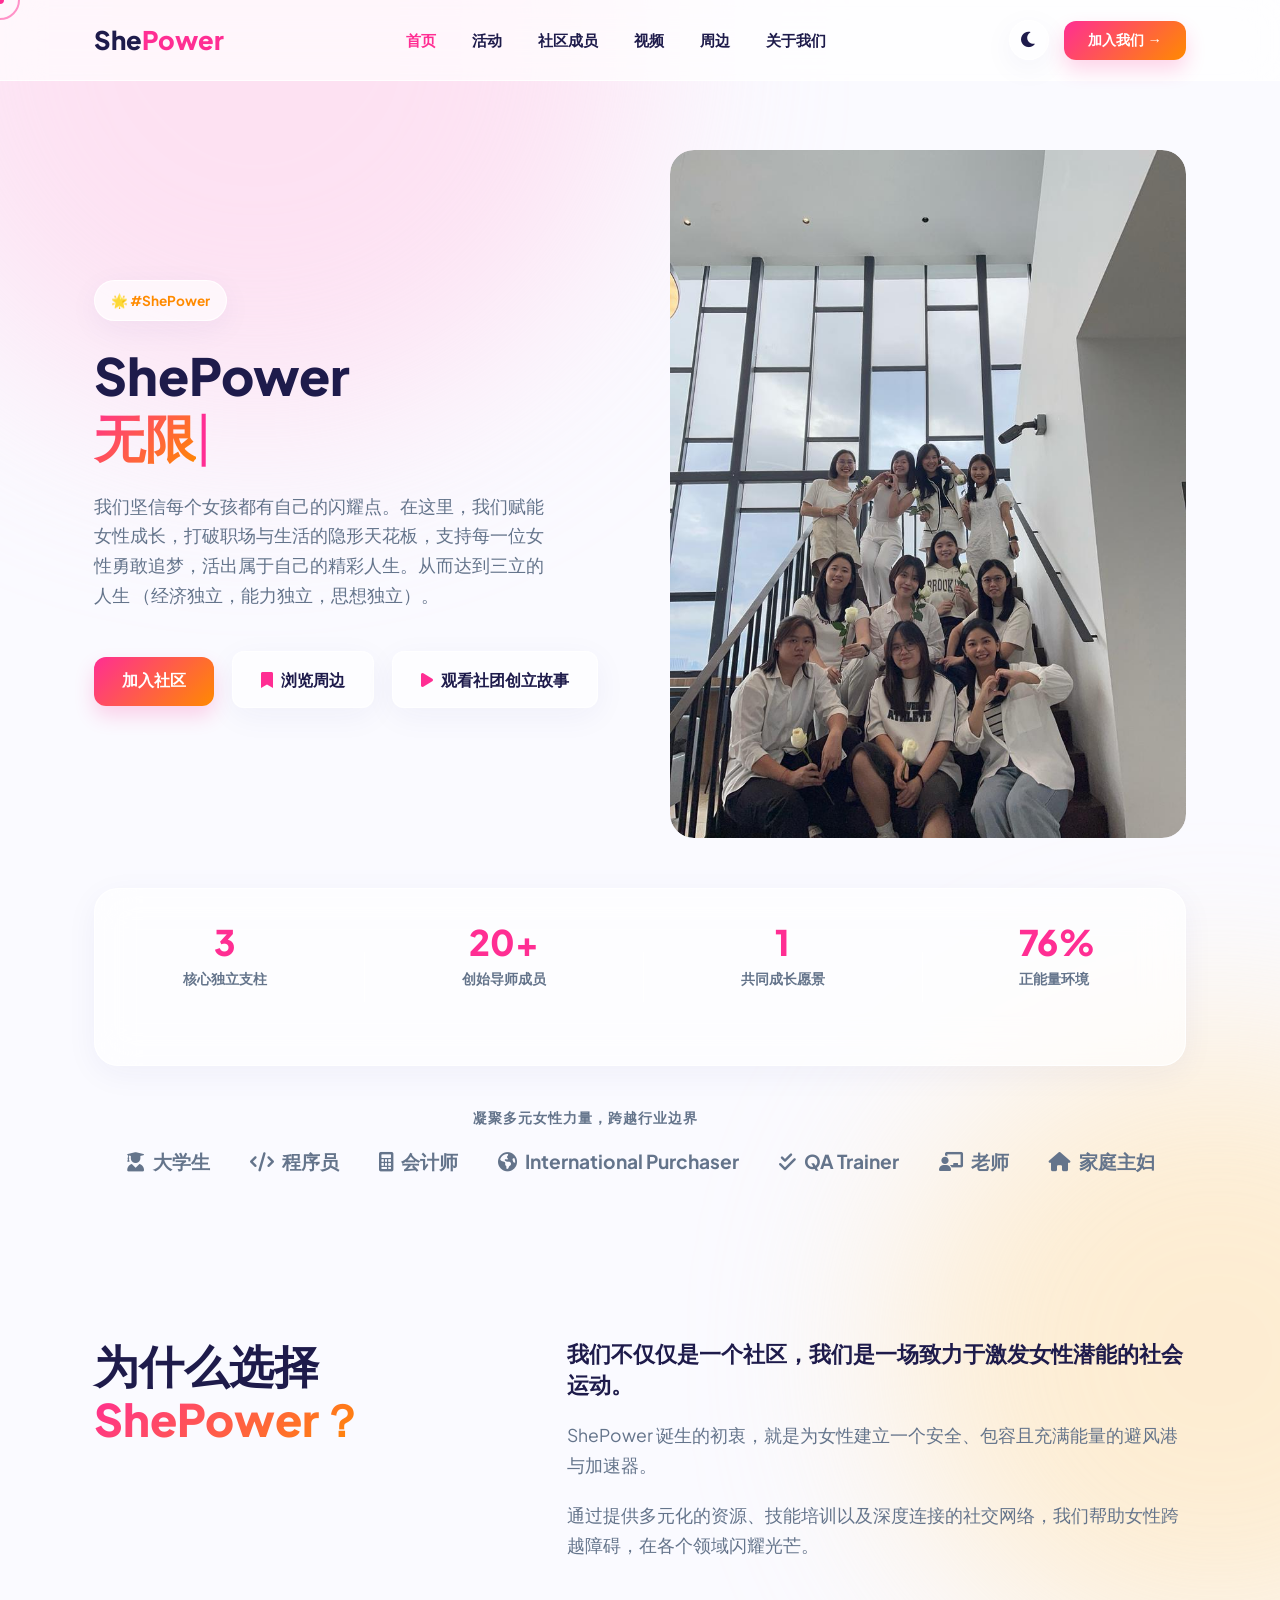
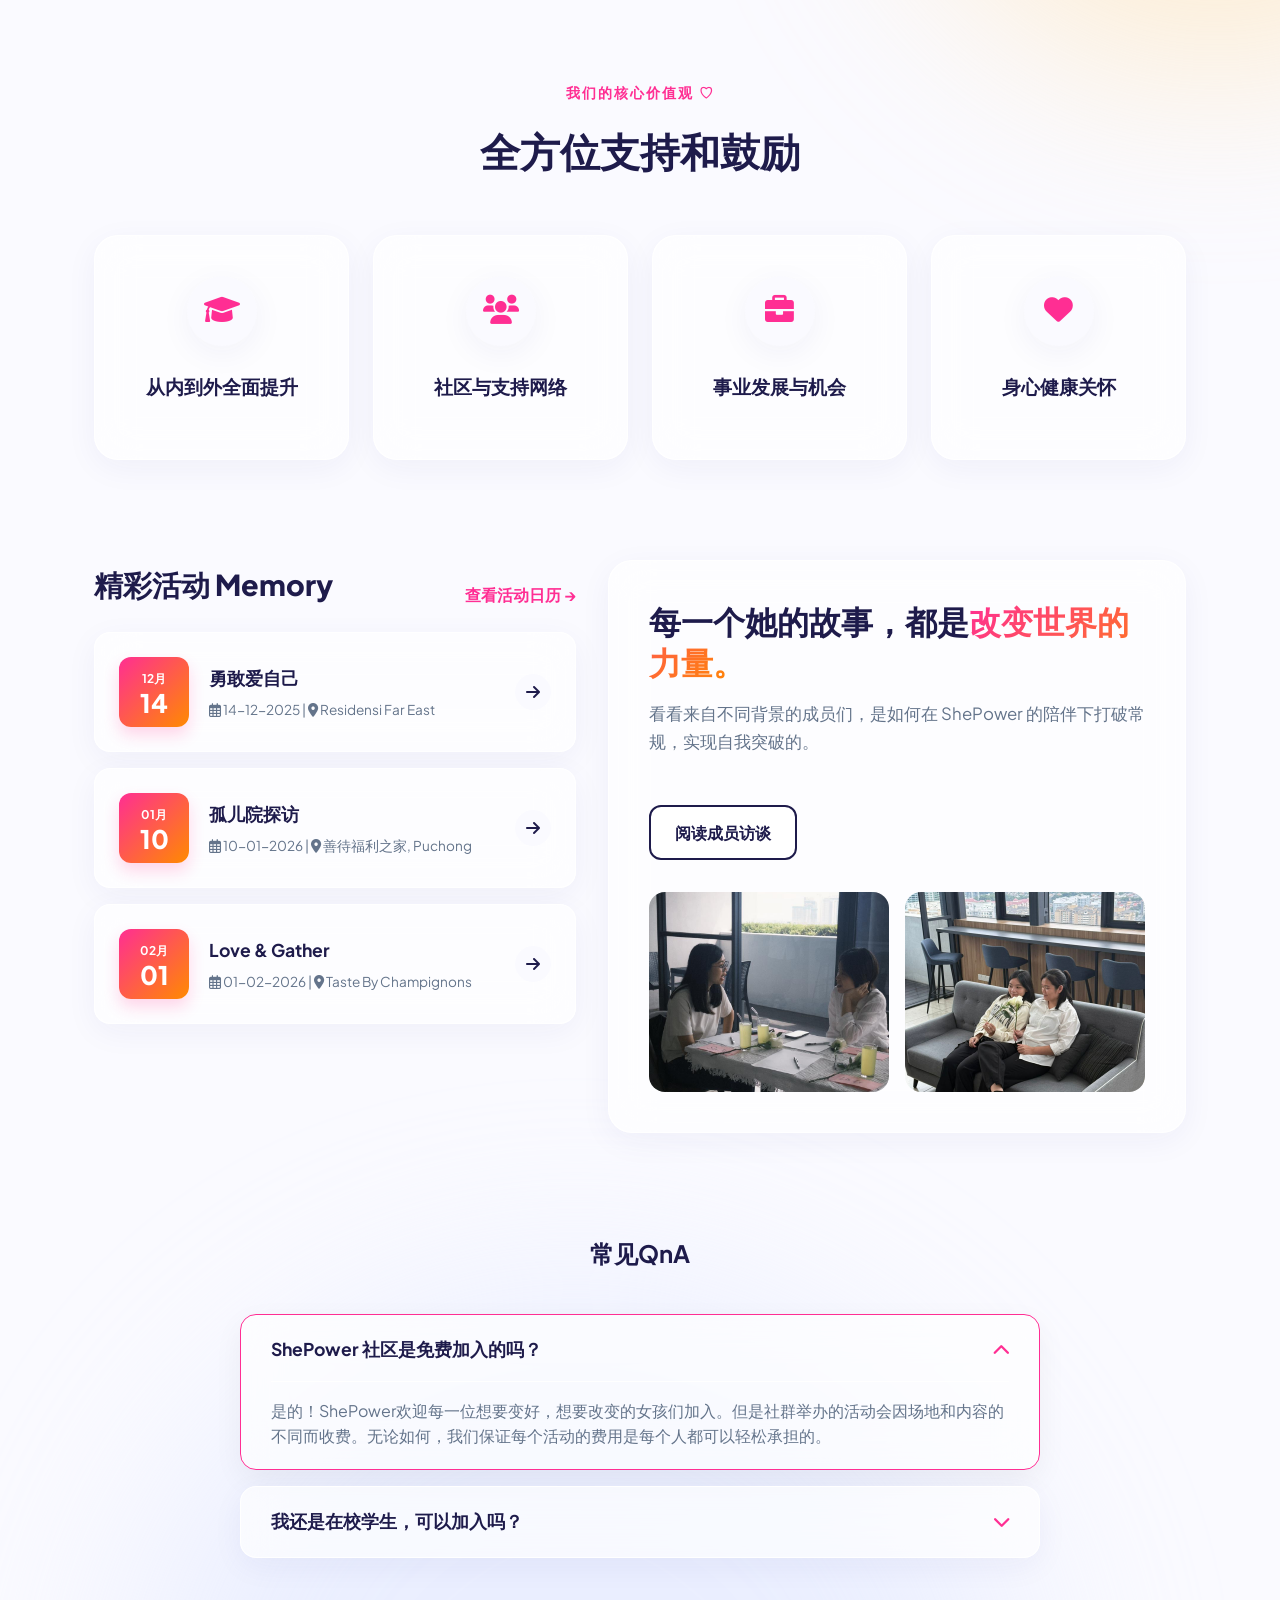
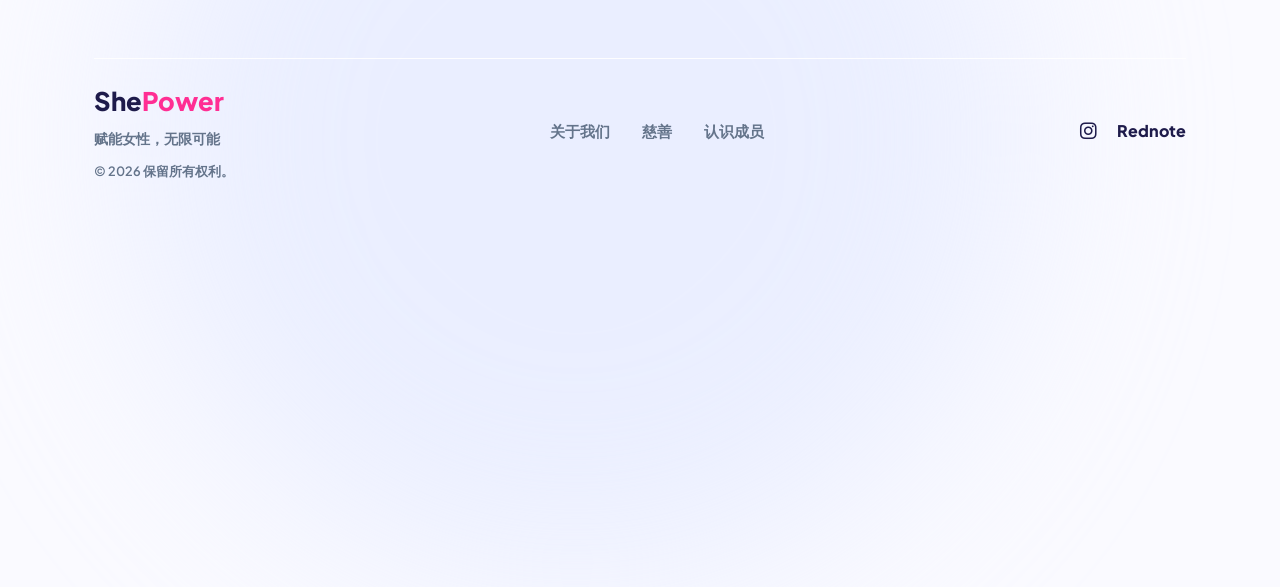
<file: index.html>
<!DOCTYPE html>
<html lang="zh-CN">
<head>
    <meta charset="UTF-8">
    <meta name="viewport" content="width=device-width, initial-scale=1.0">
    <title>ShePower - 赋能女性，无限可能</title>
    <link rel="stylesheet" href="styles.css">
    <link rel="stylesheet" href="https://cdnjs.cloudflare.com/ajax/libs/font-awesome/6.0.0/css/all.min.css">
    <link href="https://fonts.googleapis.com/css2?family=Plus+Jakarta+Sans:wght@400;500;600;700;800&display=swap" rel="stylesheet">
</head>
<body>

    <!-- Custom Interactive Cursor[cite: 15] -->
    <div class="cursor-dot"></div>
    <div class="cursor-outline"></div>

    <!-- Animated Aura Background[cite: 15] -->
    <div class="aura aura-1"></div>
    <div class="aura aura-2"></div>
    <div class="aura aura-3"></div>

    <!-- Navbar with Theme Toggle and Merch Link[cite: 15] -->
    <header class="navbar glass-panel-nav">
        <div class="container nav-container">
            <div class="logo">She<span>Power</span></div>
            <ul class="nav-links">
                <li><a href="#" class="active hover-target">首页</a></li>
                <li><a href="activity/activity.html" class="hover-target">活动</a></li>
                <li><a href="community-member/member.html" class="hover-target">社区成员</a></li>
                <li><a href="video/video.html" class="hover-target">视频</a></li>
                <li><a href="merch/merch.html" class="hover-target">周边</a></li>
                <li><a href="about/about.html" class="hover-target">关于我们</a></li>
            </ul>
            <div class="nav-actions">
                <button id="theme-toggle" class="icon-btn hover-target" title="切换主题"><i class="fas fa-moon"></i></button>
                <button class="btn-primary hover-target btn-sm-nav join-us-trigger" style="margin-left: 15px;">加入我们 &rarr;</button>
            </div>
        </div>
    </header>

    <!-- Hero Section[cite: 15] -->
    <section class="hero">
        <div class="container">
            <div class="hero-grid">
                <div class="hero-content fade-in">
                    <div class="badge fade-in-up">🌟 #ShePower</div>
                    <h1 class="fade-in-up" style="transition-delay: 0.1s;">ShePower<br>
                        <span class="text-gradient type-text"></span><span class="cursor-blink">|</span>
                    </h1>
                    <p class="fade-in-up" style="transition-delay: 0.2s;">我们坚信每个女孩都有自己的闪耀点。在这里，我们赋能女性成长，打破职场与生活的隐形天花板，支持每一位女性勇敢追梦，活出属于自己的精彩人生。从而达到三立的人生 （经济独立，能力独立，思想独立）。</p>
                    
                    <div class="hero-btns fade-in-up" style="transition-delay: 0.3s;">
                        <button class="btn-primary hover-target join-us-trigger">加入社区</button>
                        <a href="merch/merch.html" class="btn-play hover-target" style="text-decoration: none; display: inline-flex; align-items: center; justify-content: center;">
                            <i class="fas fa-bookmark"></i> 浏览周边
                        </a>
                        <a href="video/video.html" class="btn-play hover-target" style="text-decoration: none; display: inline-flex; align-items: center; justify-content: center;">
                            <i class="fas fa-play"></i> 观看社团创立故事
                        </a>
                    </div>
                </div>

                <div class="hero-image-wrapper fade-in" data-tilt>
                    <div class="glare"></div>
                    <img src="asset/first/image9.jpeg" alt="ShePower Community" class="main-img">
                </div>
            </div>

            <!-- Stats Row Section[cite: 15] -->
            <div class="stats-row glass-panel fade-in-up" style="transition-delay: 0.4s;">
                <div class="stat">
                    <h2><span class="counter" data-target="3">0</span></h2>
                    <p>核心独立支柱</p>
                </div>
                <div class="divider"></div>
                <div class="stat">
                    <h2><span class="counter" data-target="20">0</span>+</h2>
                    <p>创始导师成员</p>
                </div>
                <div class="divider"></div>
                <div class="stat">
                    <h2><span class="counter" data-target="1">0</span></h2>
                    <p>共同成长愿景</p>
                </div>
                <div class="divider"></div>
                <div class="stat">
                    <h2><span class="counter" data-target="100">0</span>%</h2>
                    <p>正能量环境</p>
                </div>
            </div>

            <!-- Diversified Professions Strip[cite: 15] -->
            <div class="partners-strip fade-in-up" style="transition-delay: 0.5s;">
                <p>凝聚多元女性力量，跨越行业边界</p>
                <div class="partner-logos">
                    <span class="hover-target"><i class="fas fa-user-graduate"></i> 大学生</span>
                    <span class="hover-target"><i class="fas fa-code"></i> 程序员</span>
                    <span class="hover-target"><i class="fas fa-calculator"></i> 会计师</span>
                    <span class="hover-target"><i class="fas fa-globe-americas"></i> International Purchaser</span>
                    <span class="hover-target"><i class="fas fa-check-double"></i> QA Trainer</span>
                    <span class="hover-target"><i class="fas fa-chalkboard-teacher"></i> 老师</span>
                    <span class="hover-target"><i class="fas fa-home"></i> 家庭主妇</span>
                </div>
            </div>
        </div>
    </section>

    <!-- Mission Section[cite: 15] -->
    <section class="mission section-padding">
        <div class="container mission-layout">
            <div class="mission-title fade-in">
                <h2>为什么选择<br><span class="text-gradient">ShePower？</span></h2>
            </div>
            <div class="mission-text fade-in" style="transition-delay: 0.2s;">
                <p class="lead">我们不仅仅是一个社区，我们是一场致力于激发女性潜能的社会运动。</p>
                <p>ShePower 诞生的初衷，就是为女性建立一个安全、包容且充满能量的避风港与加速器。</p>
                <p>通过提供多元化的资源、技能培训以及深度连接的社交网络，我们帮助女性跨越障碍，在各个领域闪耀光芒。</p>
            </div>
        </div>
    </section>

    <!-- Hover-Reveal Services[cite: 15] -->
    <section class="services section-padding pt-0">
        <div class="container">
            <div class="section-header fade-in text-center">
                <span class="subtitle">我们的核心价值观 ♡</span>
                <h2>全方位支持和鼓励</h2>
            </div>

            <div class="interactive-grid">
                <div class="reveal-card glass-panel fade-in hover-target">
                    <div class="card-icon"><i class="fas fa-graduation-cap"></i></div>
                    <h3>从内到外全面提升</h3>
                    <div class="reveal-content">
                        <p>推广正能量和正确的价值观，心态，让每位女生从内到外的自信和发光。</p>
                    </div>
                </div>
                
                <div class="reveal-card glass-panel fade-in hover-target" style="transition-delay: 0.1s;">
                    <div class="card-icon"><i class="fas fa-users"></i></div>
                    <h3>社区与支持网络</h3>
                    <div class="reveal-content">
                        <p>连接全球志同道合的女性，建立深度的互助圈子，分享经验，共同成长。</p>
                    </div>
                </div>
                
                <div class="reveal-card glass-panel fade-in hover-target" style="transition-delay: 0.2s;">
                    <div class="card-icon"><i class="fas fa-briefcase"></i></div>
                    <h3>事业发展与机会</h3>
                    <div class="reveal-content">
                        <p>提供每个人公平的创业机会，培训和鼓励去创造属于自己的事业和收入。</p>
                    </div>
                </div>
                
                <div class="reveal-card glass-panel fade-in hover-target" style="transition-delay: 0.3s;">
                    <div class="card-icon"><i class="fas fa-heart"></i></div>
                    <h3>身心健康关怀</h3>
                    <div class="reveal-content">
                        <p>关注女性心理健康与生活平衡，定期举办运动、技能及心理健康分享会，做你最坚实的后盾。</p>
                    </div>
                </div>
            </div>
        </div>
    </section>

    <!-- Events & Stories[cite: 15] -->
    <section class="events-stories section-padding pt-0">
        <div class="container">
            <div class="bento-layout">
                
                <!-- Left: Events Column -->
                <div class="events-column fade-in">
                    <div class="stack-header">
                        <h2>精彩活动 Memory</h2>
                        <a href="activity/activity.html" class="hover-target">查看活动日历 &rarr;</a>
                    </div>
                    
                    <!-- Dynamic Events Container -->
                    <div id="homeEventsContainer">
                        <!-- JS will inject top 3 events here -->
                    </div>
                </div>

                <!-- Right: Story Card[cite: 15] -->
                <div class="story-column glass-panel fade-in" style="transition-delay: 0.2s;">
                    <div class="story-content">
                        <h2>每一个她的故事，都是<span class="text-gradient">改变世界的力量。</span></h2>
                        <p>看看来自不同背景的成员们，是如何在 ShePower 的陪伴下打破常规，实现自我突破的。</p>
                        <a href="community-member/member.html" class="btn-outline hover-target mt-3" style="text-decoration: none; display: inline-block;">阅读成员访谈</a>
                    </div>
                    <div class="story-image-grid">
                        <img src="asset/first/image1.jpeg" alt="Story 1" class="hover-target">
                        <img src="asset/first/image2.jpeg" alt="Story 2" class="hover-target">
                    </div>
                </div>

            </div>
        </div>
    </section>

    <!-- FAQ Section[cite: 15] -->
    <section class="faq-section section-padding pt-0 fade-in">
        <div class="container text-center">
            <h2 style="margin-bottom: 40px;">常见QnA</h2>
            <div class="faq-container">
                <details class="faq-item glass-panel hover-target" open>
                    <summary>ShePower 社区是免费加入的吗？ <i class="fas fa-chevron-down"></i></summary>
                    <div class="faq-answer">
                        <p>是的！ShePower欢迎每一位想要变好，想要改变的女孩们加入。但是社群举办的活动会因场地和内容的不同而收费。无论如何，我们保证每个活动的费用是每个人都可以轻松承担的。</p>
                    </div>
                </details>
                <details class="faq-item glass-panel hover-target">
                    <summary>我还是在校学生，可以加入吗？ <i class="fas fa-chevron-down"></i></summary>
                    <div class="faq-answer">
                        <p>绝对欢迎！无论您是学生，还是刚刚步入社会的职场新人，ShePower 都能为您提供匹配的资源与交流圈子。</p>
                    </div>
                </details>
            </div>
        </div>
    </section>

    <!-- Contact Modal with Functional Links[cite: 15] -->
    <div id="contact-modal" class="modal-overlay">
        <div class="modal-content glass-panel">
            <button class="close-modal">&times;</button>
            <h2>联系我们 <span>Connect</span></h2>
            <p>点击下方卡片直接与负责人联系：</p>
            <div class="contact-methods">
                <a href="https://wa.me/0176157314" target="_blank" class="contact-item hover-target">
                    <i class="fab fa-whatsapp"></i>
                    <span>WhatsApp: +60 17-615 7314 （Juann）</span>
                </a>
                <a href="https://www.instagram.com/shepower.tribe/?hl=en" target="_blank" class="contact-item hover-target">
                    <i class="fab fa-instagram"></i>
                    <span>Instagram: @shepower.tribe</span>
                </a>
            </div>
            <p class="contact-note" style="margin-top: 20px; font-weight: 700; color: var(--accent-1);">期待您的加入！</p>
        </div>
    </div>

    <!-- Footer[cite: 15] -->
    <footer class="glass-footer">
        <div class="container">
            <div class="footer-nav">
                <div class="f-brand">
                    <div class="logo">She<span>Power</span></div>
                    <p>赋能女性，无限可能</p>
                    <p style="font-size: 0.8rem; margin-top: 10px;">© 2026 保留所有权利。</p>
                </div>
                <div class="f-links">
                    <a href="about/about.html" class="hover-target">关于我们</a>
                    <a href="merch/merch.html" class="hover-target">慈善</a>
                    <a href="community-member/member.html" class="hover-target">认识成员</a>
                </div>
                <div class="f-socials" style="align-items: center;">
                    <a href="https://www.instagram.com/shepower.tribe/?hl=en" class="hover-target" title="Instagram"><i class="fab fa-instagram"></i></a>
                    <a href="https://xhslink.com/m/3bpJgKgzVRE" class="hover-target" title="Rednote" style="font-size: 1rem; font-weight: 800; text-decoration: none;">Rednote</a>
                </div>
            </div>
        </div>
    </footer>

    <script src="script.js"></script>
    
    <!-- NEW: Script to fetch activities.json and populate Home Page -->
    <script>
        async function loadHomeEvents() {
            try {
                // Fetch the JSON file from the activity folder
                const response = await fetch('activity/activities.json');
                const activities = await response.json();
                
                // Get only the first 3 activities
                const topActivities = activities.slice(0, 3);
                
                const container = document.getElementById('homeEventsContainer');
                
                // Inject the HTML
                container.innerHTML = topActivities.map((act) => `
                    <!-- Link wraps the entire card to direct to details page -->
                    <a href="activity/activity-detail.html?id=${act.id}" class="event-card glass-panel hover-target" style="text-decoration: none; color: inherit;">
                        <div class="date-cube">
                            <span class="m">${act.month}月</span>
                            <span class="d">${act.date}</span>
                        </div>
                        <div class="e-info">
                            <h4 style="color: var(--text-main);">${act.title}</h4>
                            <p><i class="far fa-calendar-alt"></i> ${act.date}-${act.month}-${act.year} | <i class="fas fa-map-marker-alt"></i> ${act.location}</p>
                        </div>
                        <div class="e-action"><i class="fas fa-arrow-right"></i></div>
                    </a>
                `).join('');

            } catch (error) {
                console.error("Failed to load activities for homepage:", error);
            }
        }

        // Run the function when the page loads
        document.addEventListener('DOMContentLoaded', loadHomeEvents);
    </script>
</body>
</html>
</file>
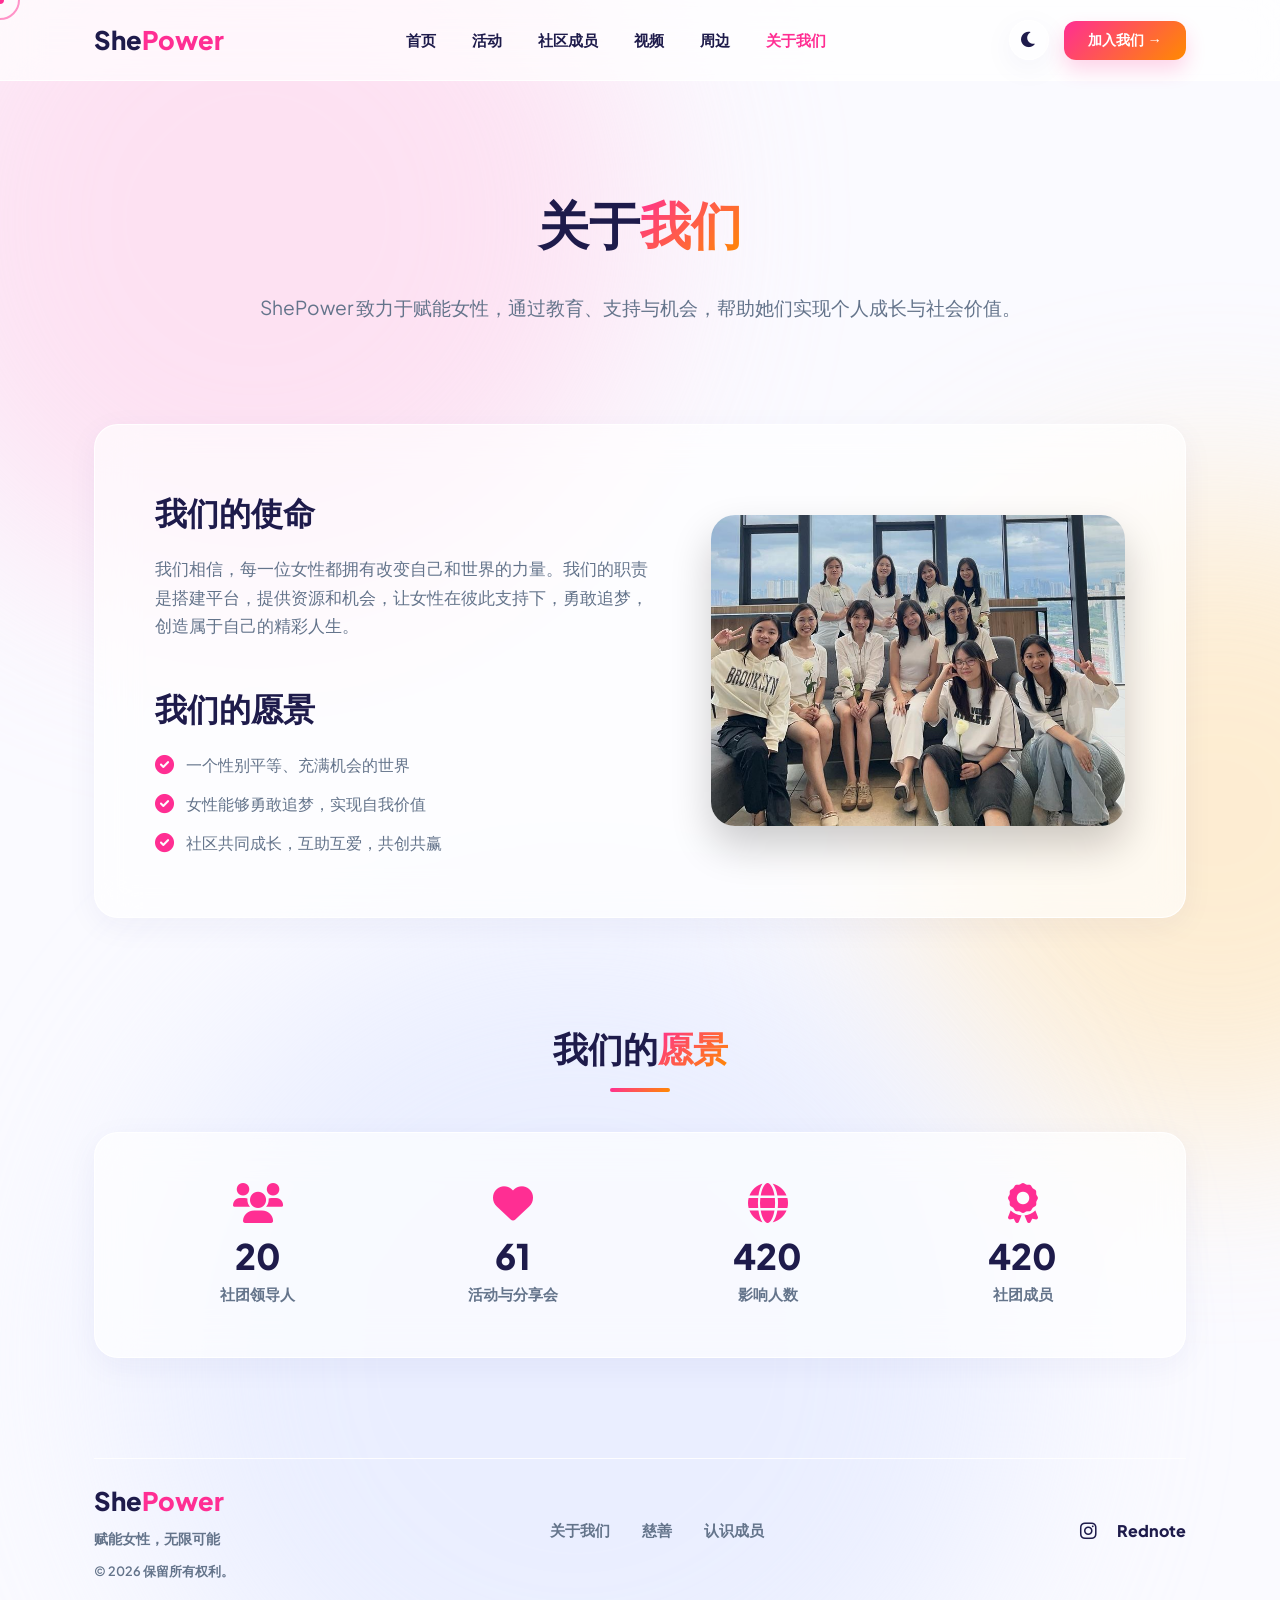
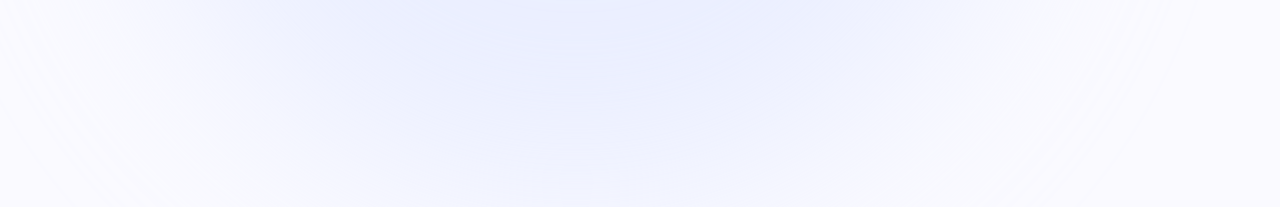
<file: about/about.html>
<!DOCTYPE html>
<html lang="zh-CN">
<head>
    <meta charset="UTF-8">
    <meta name="viewport" content="width=device-width, initial-scale=1.0">
    <title>关于我们 - ShePower</title>
    <link rel="stylesheet" href="../styles.css"> 
    <link rel="stylesheet" href="https://cdnjs.cloudflare.com/ajax/libs/font-awesome/6.0.0/css/all.min.css">
    <link href="https://fonts.googleapis.com/css2?family=Plus+Jakarta+Sans:wght@400;500;600;700;800&display=swap" rel="stylesheet">
</head>
<body>

    <div class="cursor-dot"></div>
    <div class="cursor-outline"></div>
    <div class="aura aura-1"></div>
    <div class="aura aura-2"></div>
    <div class="aura aura-3"></div>

    <!-- Tidy, Anchored Navigation Bar -->
    <header class="navbar glass-panel-nav">
        <div class="container nav-container">
            <div class="logo">She<span>Power</span></div>
            <ul class="nav-links">
                <li><a href="../index.html" class="hover-target">首页</a></li>
                <li><a href="../activity/activity.html" class="hover-target">活动</a></li>
                <li><a href="../community-member/member.html" class="hover-target">社区成员</a></li>
                <li><a href="../video/video.html" class="hover-target">视频</a></li>
                <li><a href="../merch/merch.html" class="hover-target">周边</a></li>
                <li><a href="#" class="active hover-target">关于我们</a></li>
            </ul>
            <div class="nav-actions">
                <button id="theme-toggle" class="icon-btn hover-target" title="切换主题"><i class="fas fa-moon"></i></button>
                <!-- Removed 'magnetic' class to make the button static -->
                <button class="btn-primary hover-target btn-sm-nav join-us-trigger" style="margin-left: 15px;">加入我们 &rarr;</button>
            </div>
        </div>
    </header>

    <section class="about-hero section-padding" style="padding-top: 180px; min-height: 40vh;">
        <div class="container text-center">
            <h1 class="fade-in-up" style="font-size: clamp(2.8rem, 4vw, 4rem); font-weight: 800; margin-bottom: 24px;">
                关于<span class="text-gradient">我们</span>
            </h1>
            <p class="hero-subtitle fade-in-up" style="transition-delay: 0.2s; color: var(--text-muted); font-size: 1.2rem; max-width: 800px; margin: 0 auto;">
                ShePower 致力于赋能女性，通过教育、支持与机会，帮助她们实现个人成长与社会价值。
            </p>
        </div>
    </section>

    <section class="mission-section section-padding pt-0">
        <div class="container">
            <div class="mission-container glass-panel fade-in hover-target" style="display: flex; gap: 60px; align-items: center; padding: 60px;">
                <div class="mission-text" style="flex: 1.2;">
                    <div class="text-block" style="margin-bottom: 40px;">
                        <h2 style="font-size: 2rem; font-weight: 800; margin-bottom: 16px;">我们的使命</h2>
                        <p style="color: var(--text-muted); font-size: 1.05rem; line-height: 1.7;">我们相信，每一位女性都拥有改变自己和世界的力量。我们的职责是搭建平台，提供资源和机会，让女性在彼此支持下，勇敢追梦，创造属于自己的精彩人生。</p>
                    </div>
                    <div class="text-block">
                        <h2 style="font-size: 2rem; font-weight: 800; margin-bottom: 16px;">我们的愿景</h2>
                        <ul class="vision-list" style="list-style: none; padding: 0;">
                            <li style="margin-bottom: 12px; color: var(--text-muted); display: flex; align-items: center; gap: 12px;">
                                <i class="fas fa-check-circle" style="color: var(--accent-1); font-size: 1.2rem;"></i> 一个性别平等、充满机会的世界
                            </li>
                            <li style="margin-bottom: 12px; color: var(--text-muted); display: flex; align-items: center; gap: 12px;">
                                <i class="fas fa-check-circle" style="color: var(--accent-1); font-size: 1.2rem;"></i> 女性能够勇敢追梦，实现自我价值
                            </li>
                            <li style="color: var(--text-muted); display: flex; align-items: center; gap: 12px;">
                                <i class="fas fa-check-circle" style="color: var(--accent-1); font-size: 1.2rem;"></i> 社区共同成长，互助互爱，共创共赢
                            </li>
                        </ul>
                    </div>
                </div>
                <div class="mission-image" data-tilt style="flex: 1;">
                    <div class="glare"></div>
                    <img src="../asset/first/image10.jpeg" alt="Team Work" class="main-img" loading="lazy" style="width: 100%; display: block;">
                </div>
            </div>
        </div>
    </section>

    <section class="stats-section section-padding pt-0 fade-in-up" style="transition-delay: 0.2s;">
        <div class="container">
            <div class="section-header text-center" style="margin-bottom: 40px;">
                <h2 style="font-size: 2.2rem; font-weight: 800; margin-bottom: 10px;">我们的<span class="text-gradient">愿景</span></h2>
                <div style="width: 60px; height: 4px; background: var(--gradient-primary); margin: 0 auto; border-radius: 2px;"></div>
            </div>
            <div class="stats-grid glass-panel" style="display: grid; grid-template-columns: repeat(auto-fit, minmax(200px, 1fr)); gap: 30px; padding: 50px;">
                <div class="stat-box hover-target" style="text-align: center;">
                    <i class="fas fa-users" style="font-size: 2.5rem; color: var(--accent-1); margin-bottom: 15px; display: block;"></i>
                    <div class="stat-info">
                        <strong style="font-size: 2.2rem; font-weight: 800; color: var(--text-main); display: block; line-height: 1;"><span class="counter" data-target="20">0</span></strong>
                        <span style="color: var(--text-muted); font-size: 0.95rem; font-weight: 600; margin-top: 8px; display: block;">社团领导人</span>
                    </div>
                </div>
                <div class="stat-box hover-target" style="text-align: center;">
                    <i class="fas fa-heart" style="font-size: 2.5rem; color: var(--accent-1); margin-bottom: 15px; display: block;"></i>
                    <div class="stat-info">
                        <strong style="font-size: 2.2rem; font-weight: 800; color: var(--text-main); display: block; line-height: 1;"><span class="counter" data-target="100">0</span></strong>
                        <span style="color: var(--text-muted); font-size: 0.95rem; font-weight: 600; margin-top: 8px; display: block;">活动与分享会</span>
                    </div>
                </div>
                <div class="stat-box hover-target" style="text-align: center;">
                    <i class="fas fa-globe" style="font-size: 2.5rem; color: var(--accent-1); margin-bottom: 15px; display: block;"></i>
                    <div class="stat-info">
                        <strong style="font-size: 2.2rem; font-weight: 800; color: var(--text-main); display: block; line-height: 1;"><span class="counter" data-target="1000">0</span></strong>
                        <span style="color: var(--text-muted); font-size: 0.95rem; font-weight: 600; margin-top: 8px; display: block;">影响人数</span>
                    </div>
                </div>
                <div class="stat-box hover-target" style="text-align: center;">
                    <i class="fas fa-award" style="font-size: 2.5rem; color: var(--accent-1); margin-bottom: 15px; display: block;"></i>
                    <div class="stat-info">
                        <strong style="font-size: 2.2rem; font-weight: 800; color: var(--text-main); display: block; line-height: 1;"><span class="counter" data-target="1000">0</span></strong>
                        <span style="color: var(--text-muted); font-size: 0.95rem; font-weight: 600; margin-top: 8px; display: block;">社团成员</span>
                    </div>
                </div>
            </div>
        </div>
    </section>

    <!-- FIXED: Added the Contact Modal below -->
    <div id="contact-modal" class="modal-overlay">
        <div class="modal-content glass-panel">
            <button class="close-modal">&times;</button>
            <h2>加入我们 <span>Join Us</span></h2>
            <p>通过以下方式联系我们，开启你的成长之旅：</p>
            <div class="contact-methods">
                <a href="https://wa.me/0176157314" target="_blank" class="contact-item hover-target">
                    <i class="fab fa-whatsapp"></i>
                    <span>WhatsApp: +60 17-615 7314 （Juann）</span>
                </a>
                <a href="https://www.instagram.com/shepower.tribe/?hl=en" target="_blank" class="contact-item hover-target">
                    <i class="fab fa-instagram"></i>
                    <span>Instagram: @shepower.tribe</span>
                </a>
            </div>
        </div>
    </div>

    <!-- Footer[cite: 15] -->
    <footer class="glass-footer">
        <div class="container">
            <div class="footer-nav">
                <div class="f-brand">
                    <div class="logo">She<span>Power</span></div>
                    <p>赋能女性，无限可能</p>
                    <p style="font-size: 0.8rem; margin-top: 10px;">© 2026 保留所有权利。</p>
                </div>
                <div class="f-links">
                    <a href="about/about.html" class="hover-target">关于我们</a>
                    <a href="merch/merch.html" class="hover-target">慈善</a>
                    <a href="community-member/member.html" class="hover-target">认识成员</a>
                </div>
                <div class="f-socials" style="align-items: center;">
                    <a href="https://www.instagram.com/shepower.tribe/?hl=en" class="hover-target" title="Instagram"><i class="fab fa-instagram"></i></a>
                    <a href="https://xhslink.com/m/3bpJgKgzVRE" class="hover-target" title="Rednote" style="font-size: 1rem; font-weight: 800; text-decoration: none;">Rednote</a>
                </div>
            </div>
        </div>
    </footer>

    <script src="../script.js"></script>
</body>
</html>
</file>
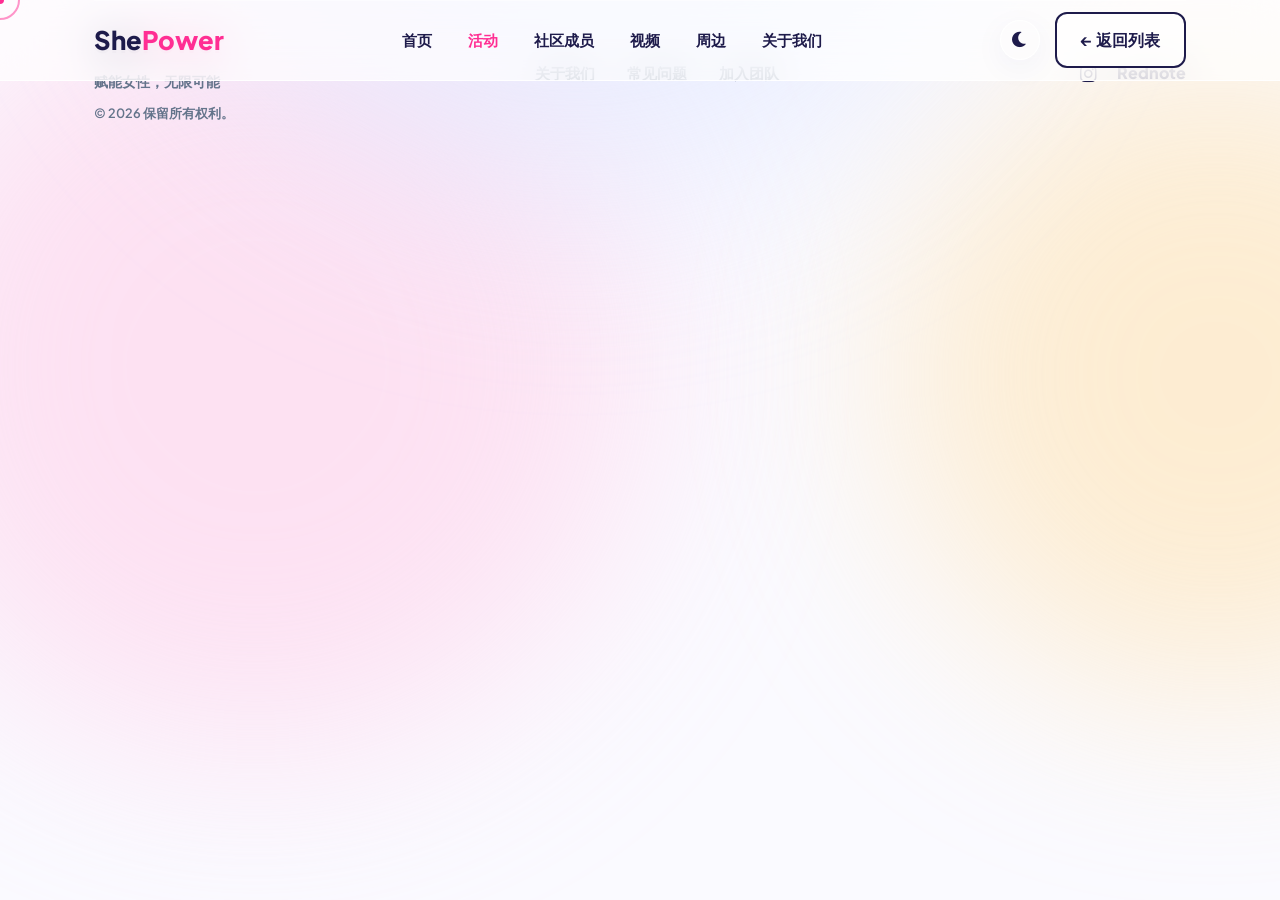
<file: activity/activity-detail.html>
<!DOCTYPE html>
<html lang="zh-CN">
<head>
    <meta charset="UTF-8">
    <meta name="viewport" content="width=device-width, initial-scale=1.0">
    <title>活动详情 - ShePower</title>
    <link rel="stylesheet" href="../styles.css">
    <link rel="stylesheet" href="https://cdnjs.cloudflare.com/ajax/libs/font-awesome/6.0.0/css/all.min.css">
    <link href="https://fonts.googleapis.com/css2?family=Plus+Jakarta+Sans:wght@400;500;600;700;800&display=swap" rel="stylesheet">
    <style>
        .detail-grid { display: grid; grid-template-columns: 1fr 320px; gap: 40px; margin-top: 30px; }
        
        /* --- NEW: Cinematic Sidebar Reel --- */
        .detail-reel { 
            width: 100%; aspect-ratio: 9/16; background: #111; border-radius: 20px; 
            overflow: hidden; position: sticky; top: 100px; cursor: pointer; 
            box-shadow: var(--glass-shadow); transition: all 0.5s cubic-bezier(0.16, 1, 0.3, 1);
            perspective: 1000px; /* 3D depth */
        }

        .detail-reel:hover { 
            transform: translateY(-10px);
            box-shadow: 0 20px 40px rgba(255, 46, 147, 0.15); 
            border: 1px solid var(--accent-1);
        }

        /* Blurred Background */
        .vc-img-blur {
            position: absolute; inset: -20px; background-size: cover; background-position: center;
            filter: blur(15px); opacity: 0.5; z-index: 0; transition: all 0.6s ease;
        }

        .detail-reel:hover .vc-img-blur { transform: scale(1.15); opacity: 0.8; }

        /* Actual Thumbnail (No Cropping) */
        .detail-reel img.reel-thumb {
            width: 100%; height: 100%; object-fit: contain; position: relative; z-index: 1;
            transition: all 0.6s cubic-bezier(0.16, 1, 0.3, 1);
        }

        .detail-reel:hover img.reel-thumb { transform: scale(1.08) translateY(-5px); filter: drop-shadow(0 10px 20px rgba(0,0,0,0.5)); }

        /* Sonar Pulse Animation */
        @keyframes pulse-ring {
            0% { transform: translate(-50%, -50%) scale(0.8); opacity: 0.8; }
            100% { transform: translate(-50%, -50%) scale(1.6); opacity: 0; }
        }

        /* Floating Play Button */
        .vc-play-btn {
            position: absolute; top: 50%; left: 50%; transform: translate(-50%, -50%);
            width: 60px; height: 60px; background: rgba(255,255,255,0.25); backdrop-filter: blur(8px);
            border: 2px solid rgba(255,255,255,0.8); border-radius: 50%;
            display: flex; align-items: center; justify-content: center; color: white; font-size: 1.5rem; z-index: 2;
            transition: all 0.4s ease;
        }

        .vc-play-btn::before {
            content: ''; position: absolute; top: 50%; left: 50%; width: 100%; height: 100%;
            border: 2px solid rgba(255, 255, 255, 0.6); border-radius: 50%;
            animation: pulse-ring 2s infinite cubic-bezier(0.215, 0.61, 0.355, 1);
        }

        .detail-reel:hover .vc-play-btn {
            background: var(--gradient-primary); border-color: transparent; transform: translate(-50%, -50%) scale(1.15);
            box-shadow: 0 10px 25px rgba(255, 46, 147, 0.4);
        }

        .detail-reel:hover .vc-play-btn::before { border-color: var(--accent-1); }

        /* Gallery */
        .gallery-grid { display: grid; grid-template-columns: repeat(auto-fit, minmax(280px, 1fr)); gap: 20px; align-items: start; }
        .gallery-grid img { width: 100%; height: auto; border-radius: 15px; box-shadow: var(--glass-shadow); }

        /* Video Expand Modal */
        .video-modal { position: fixed; top: 0; left: 0; width: 100%; height: 100%; background: rgba(0,0,0,0.95); display: none; justify-content: center; align-items: center; z-index: 9999; padding: 20px; opacity: 0; transition: opacity 0.3s ease; }
        .video-modal.active { display: flex; opacity: 1; }
        .video-modal-content { position: relative; width: 100%; max-width: 450px; aspect-ratio: 9/16; transform: scale(0.9); transition: transform 0.3s cubic-bezier(0.16, 1, 0.3, 1); }
        .video-modal.active .video-modal-content { transform: scale(1); }
        .video-modal iframe { width: 100%; height: 100%; border-radius: 20px; border: none; box-shadow: 0 20px 50px rgba(0,0,0,0.5); }
        .close-video { position: absolute; top: -50px; right: 0; background: rgba(255,255,255,0.1); border-radius: 50%; width: 40px; height: 40px; display: flex; align-items: center; justify-content: center; border: none; color: white; font-size: 1.8rem; cursor: pointer; transition: background 0.3s ease; }
        .close-video:hover { background: var(--accent-1); }

        .cursor-dot, .cursor-outline { z-index: 10001 !important; pointer-events: none; }

        @media (max-width: 992px) { .detail-grid { grid-template-columns: 1fr; } .detail-reel { max-width: 400px; position: static; margin: 30px auto; } }
    </style>
</head>
<body>
    <div class="cursor-dot"></div>
    <div class="cursor-outline"></div>
    <div class="aura aura-1"></div>
    <div class="aura aura-2"></div>
    <div class="aura aura-3"></div>

    <header class="navbar glass-panel-nav">
        <div class="container nav-container">
            <div class="logo">She<span>Power</span></div>
            <ul class="nav-links">
                <li><a href="../index.html" class="hover-target">首页</a></li>
                <li><a href="activity.html" class="active hover-target">活动</a></li>
                <li><a href="../community-member/member.html" class="hover-target">社区成员</a></li>
                <li><a href="../video/video.html" class="hover-target">视频</a></li>
                <li><a href="../merch/merch.html" class="hover-target">周边</a></li>
                <li><a href="../about/about.html" class="hover-target">关于我们</a></li>
            </ul>
            <div class="nav-actions">
                <button id="theme-toggle" class="icon-btn hover-target" title="切换主题"><i class="fas fa-moon"></i></button>
                <a href="activity.html" class="btn-outline hover-target" style="margin-left: 15px; text-decoration: none;">&larr; 返回列表</a>
            </div>
        </div>
    </header>

    <div id="detailContainer"></div>

    <!-- Video Modal for Reel Expansion -->
    <div id="video-expand-modal" class="video-modal">
        <div class="video-modal-content">
            <button class="close-video hover-target" onclick="closeReel()">&times;</button>
            <iframe id="expanded-video" src="" allowfullscreen></iframe>
        </div>
    </div>

    <!-- Contact Modal -->
    <div id="contact-modal" class="modal-overlay">
        <div class="modal-content glass-panel">
            <button class="close-modal">&times;</button>
            <h2>加入我们 <span>Join Us</span></h2>
            <p>通过以下方式联系我们，开启你的成长之旅：</p>
            <div class="contact-methods">
                <a href="https://wa.me/0176157314" target="_blank" class="contact-item hover-target">
                    <i class="fab fa-whatsapp"></i>
                    <span>WhatsApp: +60 17-615 7314 （Juann）</span>
                </a>
                <a href="https://www.instagram.com/shepower.tribe/?hl=en" target="_blank" class="contact-item hover-target">
                    <i class="fab fa-instagram"></i>
                    <span>Instagram: @shepower.tribe</span>
                </a>
            </div>
        </div>
    </div>

    <footer class="glass-footer">
        <div class="container">
            <div class="footer-nav">
                <div class="f-brand">
                    <div class="logo">She<span>Power</span></div>
                    <p>赋能女性，无限可能</p>
                    <p style="font-size: 0.8rem; margin-top: 10px;">© 2026 保留所有权利。</p>
                </div>
                <div class="f-links">
                    <a href="../about/about.html" class="hover-target">关于我们</a>
                    <a href="#" class="hover-target">常见问题</a>
                    <a href="#" class="hover-target">加入团队</a>
                </div>
                <div class="f-socials" style="align-items: center;">
                    <a href="#" class="hover-target" title="Instagram"><i class="fab fa-instagram"></i></a>
                    <a href="#" class="hover-target" title="Rednote" style="font-size: 1rem; font-weight: 800; text-decoration: none;">Rednote</a>
                </div>
            </div>
        </div>
    </footer>

    <script src="../script.js"></script>
    <script>
        async function loadDetail() {
            const id = new URLSearchParams(window.location.search).get('id');
            try {
                const response = await fetch('activities.json');
                const activities = await response.json();
                const activity = activities.find(a => a.id === id);
                if (activity) renderHTML(activity);
            } catch (e) { console.error(e); }
        }

        function getEmbedUrl(url) {
            if (url && url.includes('instagram.com/reel/')) {
                const baseUrl = url.split('?')[0]; 
                return baseUrl.endsWith('/') ? baseUrl + 'embed/' : baseUrl + '/embed/';
            }
            return url;
        }

        function renderHTML(a) {
            let galHtml = '';
            if (a.gallery && a.gallery.length > 0) {
                galHtml = `
                    <div style="margin-top: 50px;">
                        <h3 style="font-size: 1.6rem; font-weight: 800; margin-bottom: 25px;">活动影集 Gallery</h3>
                        <div class="gallery-grid">
                            ${a.gallery.map(img => `<img src="${img}" alt="Gallery Image" class="hover-target">`).join('')}
                        </div>
                    </div>`;
            }

            const embedUrl = getEmbedUrl(a.reel);
            
            // MAGIC TRICK: If no thumbnail is set in activities.json, it falls back to using the main activity image as the video cover!
            const thumbUrl = a.thumbnail ? a.thumbnail : a.image; 

            document.getElementById('detailContainer').innerHTML = `
                <div class="container" style="padding-top: 150px; padding-bottom: 80px;">
                    <div class="glass-panel" style="max-width: 1100px; margin: 0 auto; padding: 50px;">
                        <h1 style="font-size: 2.8rem; font-weight: 800; margin-bottom: 15px;">${a.title}</h1>
                        <p style="color: var(--text-muted); font-size: 1.1rem; margin-bottom: 40px;">
                            <i class="far fa-calendar-alt"></i> ${a.date}-${a.month}-${a.year} (${a.day}) | <i class="fas fa-map-marker-alt"></i> ${a.location}
                        </p>
                        <div class="detail-grid">
                            <div>
                                <img src="${a.image}" style="width: 100%; height: auto; max-height: 500px; border-radius: 20px; object-fit: cover; margin-bottom: 30px;">
                                <div style="line-height: 1.8; font-size: 1.15rem;">
                                    <h3 style="font-size: 1.6rem; font-weight: 800; margin-bottom: 15px;">关于本次活动</h3>
                                    <p>${a.description}</p>
                                </div>
                            </div>
                            
                            <!-- Updated Interactive Sidebar Reel -->
                            <div class="detail-reel hover-target" onclick="openReel('${embedUrl}')">
                                
                                <div class="vc-img-blur" style="background-image: url('${thumbUrl}');"></div>
                                <img src="${thumbUrl}" class="reel-thumb" alt="Video Thumbnail">
                                
                                <div class="vc-play-btn">
                                    <i class="fas fa-play" style="margin-left: 4px;"></i>
                                </div>

                            </div>
                        </div>
                        ${galHtml}
                    </div>
                </div>
            `;
        }

        function openReel(url) {
            const modal = document.getElementById('video-expand-modal');
            const iframe = document.getElementById('expanded-video');
            iframe.src = url;
            
            modal.style.display = 'flex';
            setTimeout(() => {
                modal.classList.add('active');
            }, 10);
            
            document.body.style.overflow = 'hidden'; 
        }

        function closeReel() {
            const modal = document.getElementById('video-expand-modal');
            const iframe = document.getElementById('expanded-video');
            
            modal.classList.remove('active');
            
            setTimeout(() => {
                modal.style.display = 'none';
                iframe.src = ""; 
            }, 300);
            
            document.body.style.overflow = 'auto'; 
        }

        window.addEventListener('DOMContentLoaded', () => {
            const modal = document.getElementById('video-expand-modal');
            modal.addEventListener('click', function(e) {
                if (e.target === modal) closeReel();
            });
            document.addEventListener('keydown', (e) => {
                if (e.key === "Escape") closeReel();
            });
        });

        loadDetail();
    </script>
</body>
</html>
</file>
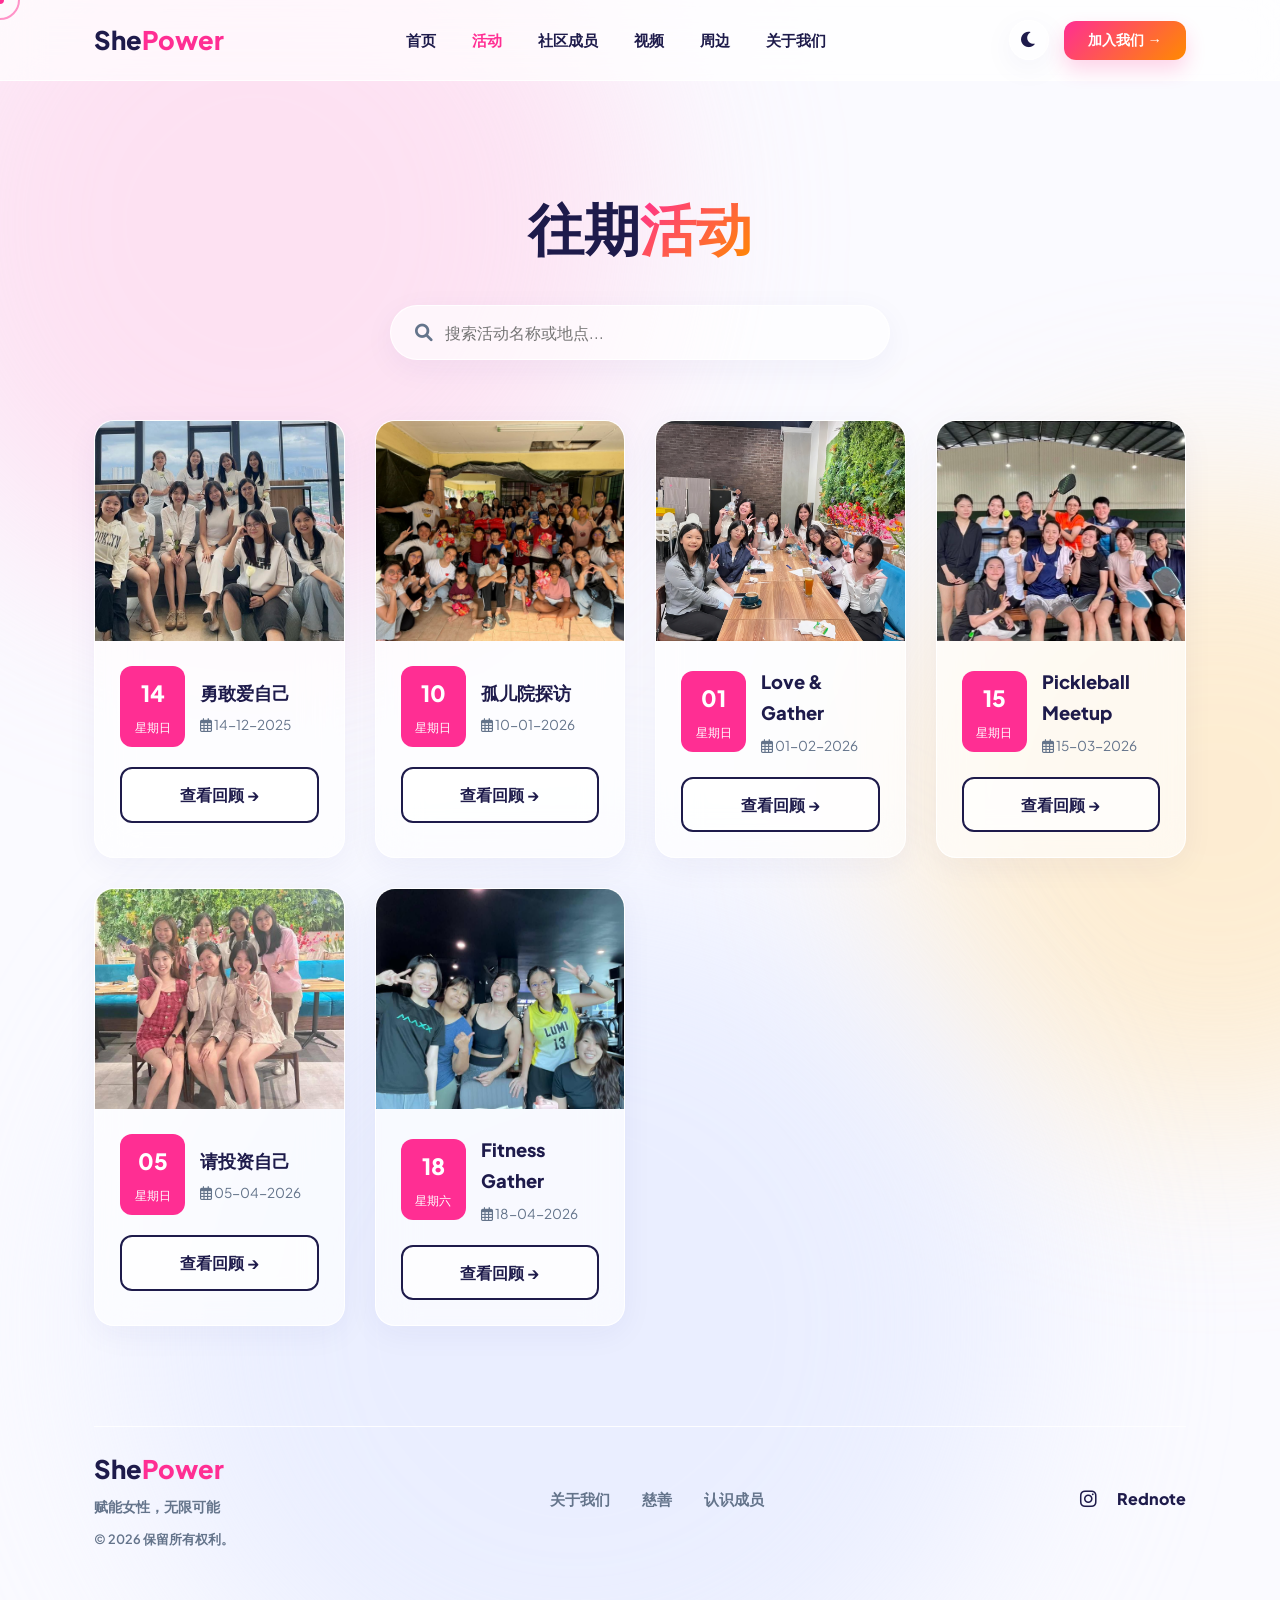
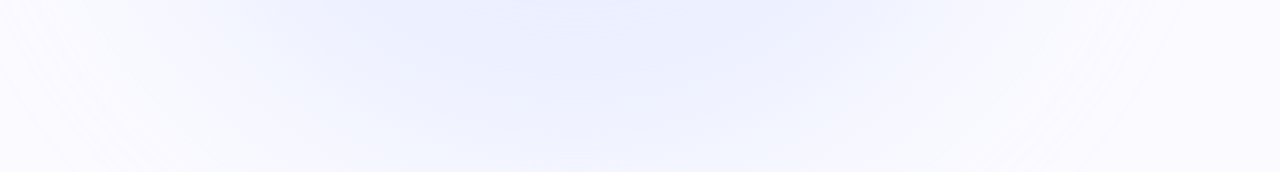
<file: activity/activity.html>
<!DOCTYPE html>
<html lang="zh-CN">
<head>
    <meta charset="UTF-8">
    <meta name="viewport" content="width=device-width, initial-scale=1.0">
    <title>活动中心 - ShePower</title>
    <link rel="stylesheet" href="../styles.css">
    <link rel="stylesheet" href="https://cdnjs.cloudflare.com/ajax/libs/font-awesome/6.0.0/css/all.min.css">
    <link href="https://fonts.googleapis.com/css2?family=Plus+Jakarta+Sans:wght@400;500;600;700;800&display=swap" rel="stylesheet">
    <style>
        .activity-card-grid { display: grid; grid-template-columns: repeat(auto-fill, minmax(280px, 1fr)); gap: 30px; }
        .activity-card { text-decoration: none; color: inherit; display: block; border-radius: 20px; overflow: hidden; transition: transform 0.4s ease; }
        .activity-card:hover { transform: translateY(-10px); }
        @media (min-width: 1200px) { .activity-card-grid { grid-template-columns: repeat(4, 1fr); } }
    </style>
</head>
<body>
    <!-- Restored all 3 Auras from about.html -->
    <div class="cursor-dot"></div>
    <div class="cursor-outline"></div>
    <div class="aura aura-1"></div>
    <div class="aura aura-2"></div>
    <div class="aura aura-3"></div>

    <header class="navbar glass-panel-nav">
        <div class="container nav-container">
            <div class="logo">She<span>Power</span></div>
            <ul class="nav-links">
                <li><a href="../index.html" class="hover-target">首页</a></li>
                <li><a href="#" class="active hover-target">活动</a></li>
                <li><a href="../community-member/member.html" class="hover-target">社区成员</a></li>
                <li><a href="../video/video.html" class="hover-target">视频</a></li>
                <li><a href="../merch/merch.html" class="hover-target">周边</a></li>
                <li><a href="../about/about.html" class="hover-target">关于我们</a></li>
            </ul>
            <!-- Restored Theme Toggle & Join Us from about.html -->
            <div class="nav-actions">
                <button id="theme-toggle" class="icon-btn hover-target" title="切换主题"><i class="fas fa-moon"></i></button>
                <button class="btn-primary hover-target btn-sm-nav join-us-trigger" style="margin-left: 15px;">加入我们 &rarr;</button>
            </div>
        </div>
    </header>

    <section class="activity-hero section-padding" style="padding-top: 180px; padding-bottom: 60px;">
        <div class="container text-center">
            <h1 style="font-size: 3.5rem; font-weight: 800;">往期<span class="text-gradient">活动</span></h1>
            <div class="search-container" style="margin-top: 30px;">
                <div class="glass-search">
                    <i class="fas fa-search"></i>
                    <input type="text" id="searchInput" placeholder="搜索活动名称或地点..." onkeyup="filterActivities()">
                </div>
            </div>
        </div>
    </section>

    <section class="activity-grid-section section-padding pt-0">
        <div class="container">
            <div class="activity-card-grid" id="activityContainer"></div>
        </div>
    </section>

    <!-- Restored Contact Modal from about.html -->
    <div id="contact-modal" class="modal-overlay">
        <div class="modal-content glass-panel">
            <button class="close-modal">&times;</button>
            <h2>加入我们 <span>Join Us</span></h2>
            <p>通过以下方式联系我们，开启你的成长之旅：</p>
            <div class="contact-methods">
                <a href="https://wa.me/0176157314" target="_blank" class="contact-item hover-target">
                    <i class="fab fa-whatsapp"></i>
                    <span>WhatsApp: +60 17-615 7314 （Juann）</span>
                </a>
                <a href="https://www.instagram.com/shepower.tribe/?hl=en" target="_blank" class="contact-item hover-target">
                    <i class="fab fa-instagram"></i>
                    <span>Instagram: @shepower.tribe</span>
                </a>
            </div>
        </div>
    </div>

    <!-- Footer[cite: 15] -->
    <footer class="glass-footer">
        <div class="container">
            <div class="footer-nav">
                <div class="f-brand">
                    <div class="logo">She<span>Power</span></div>
                    <p>赋能女性，无限可能</p>
                    <p style="font-size: 0.8rem; margin-top: 10px;">© 2026 保留所有权利。</p>
                </div>
                <div class="f-links">
                    <a href="about/about.html" class="hover-target">关于我们</a>
                    <a href="merch/merch.html" class="hover-target">慈善</a>
                    <a href="community-member/member.html" class="hover-target">认识成员</a>
                </div>
                <div class="f-socials" style="align-items: center;">
                    <a href="https://www.instagram.com/shepower.tribe/?hl=en" class="hover-target" title="Instagram"><i class="fab fa-instagram"></i></a>
                    <a href="https://xhslink.com/m/3bpJgKgzVRE" class="hover-target" title="Rednote" style="font-size: 1rem; font-weight: 800; text-decoration: none;">Rednote</a>
                </div>
            </div>
        </div>
    </footer>

    <!-- Must be loaded at the very end to bind to the footer and modals! -->
    <script src="../script.js"></script>
    <script>
        let allActivities = [];
        async function fetchActivities() {
            try {
                const response = await fetch('activities.json');
                allActivities = await response.json();
                renderActivities(allActivities);
            } catch (error) { console.error("Error:", error); }
        }

        function renderActivities(data) {
            const container = document.getElementById('activityContainer');
            container.innerHTML = data.map((item, index) => `
                <a href="activity-detail.html?id=${item.id}" class="activity-card glass-panel hover-target">
                    <div style="height: 220px; overflow: hidden;"><img src="${item.image}" style="width: 100%; height: 100%; object-fit: cover;"></div>
                    <div style="padding: 25px;">
                        <div style="display: flex; gap: 15px; align-items: center; margin-bottom: 20px;">
                            <div style="background: var(--accent-1); color: white; padding: 8px 12px; border-radius: 12px; text-align: center; min-width: 65px;">
                                <strong style="display: block; font-size: 1.4rem; font-weight: 800;">${item.date}</strong>
                                <span style="font-size: 0.75rem;">${item.day}</span>
                            </div>
                            <div>
                                <h3 style="font-size: 1.15rem; font-weight: 800; margin: 0;">${item.title}</h3>
                                <p style="font-size: 0.85rem; color: var(--text-muted); margin-top: 5px;">
                                    <i class="far fa-calendar-alt"></i> ${item.date}-${item.month}-${item.year}
                                </p>
                            </div>
                        </div>
                        <div class="btn-outline" style="width: 100%; text-align: center;">查看回顾 &rarr;</div>
                    </div>
                </a>
            `).join('');
        }

        function filterActivities() {
            const term = document.getElementById('searchInput').value.toLowerCase();
            const filtered = allActivities.filter(a => a.title.toLowerCase().includes(term) || a.location.toLowerCase().includes(term));
            renderActivities(filtered);
        }
        fetchActivities();
    </script>
</body>
</html>
</file>
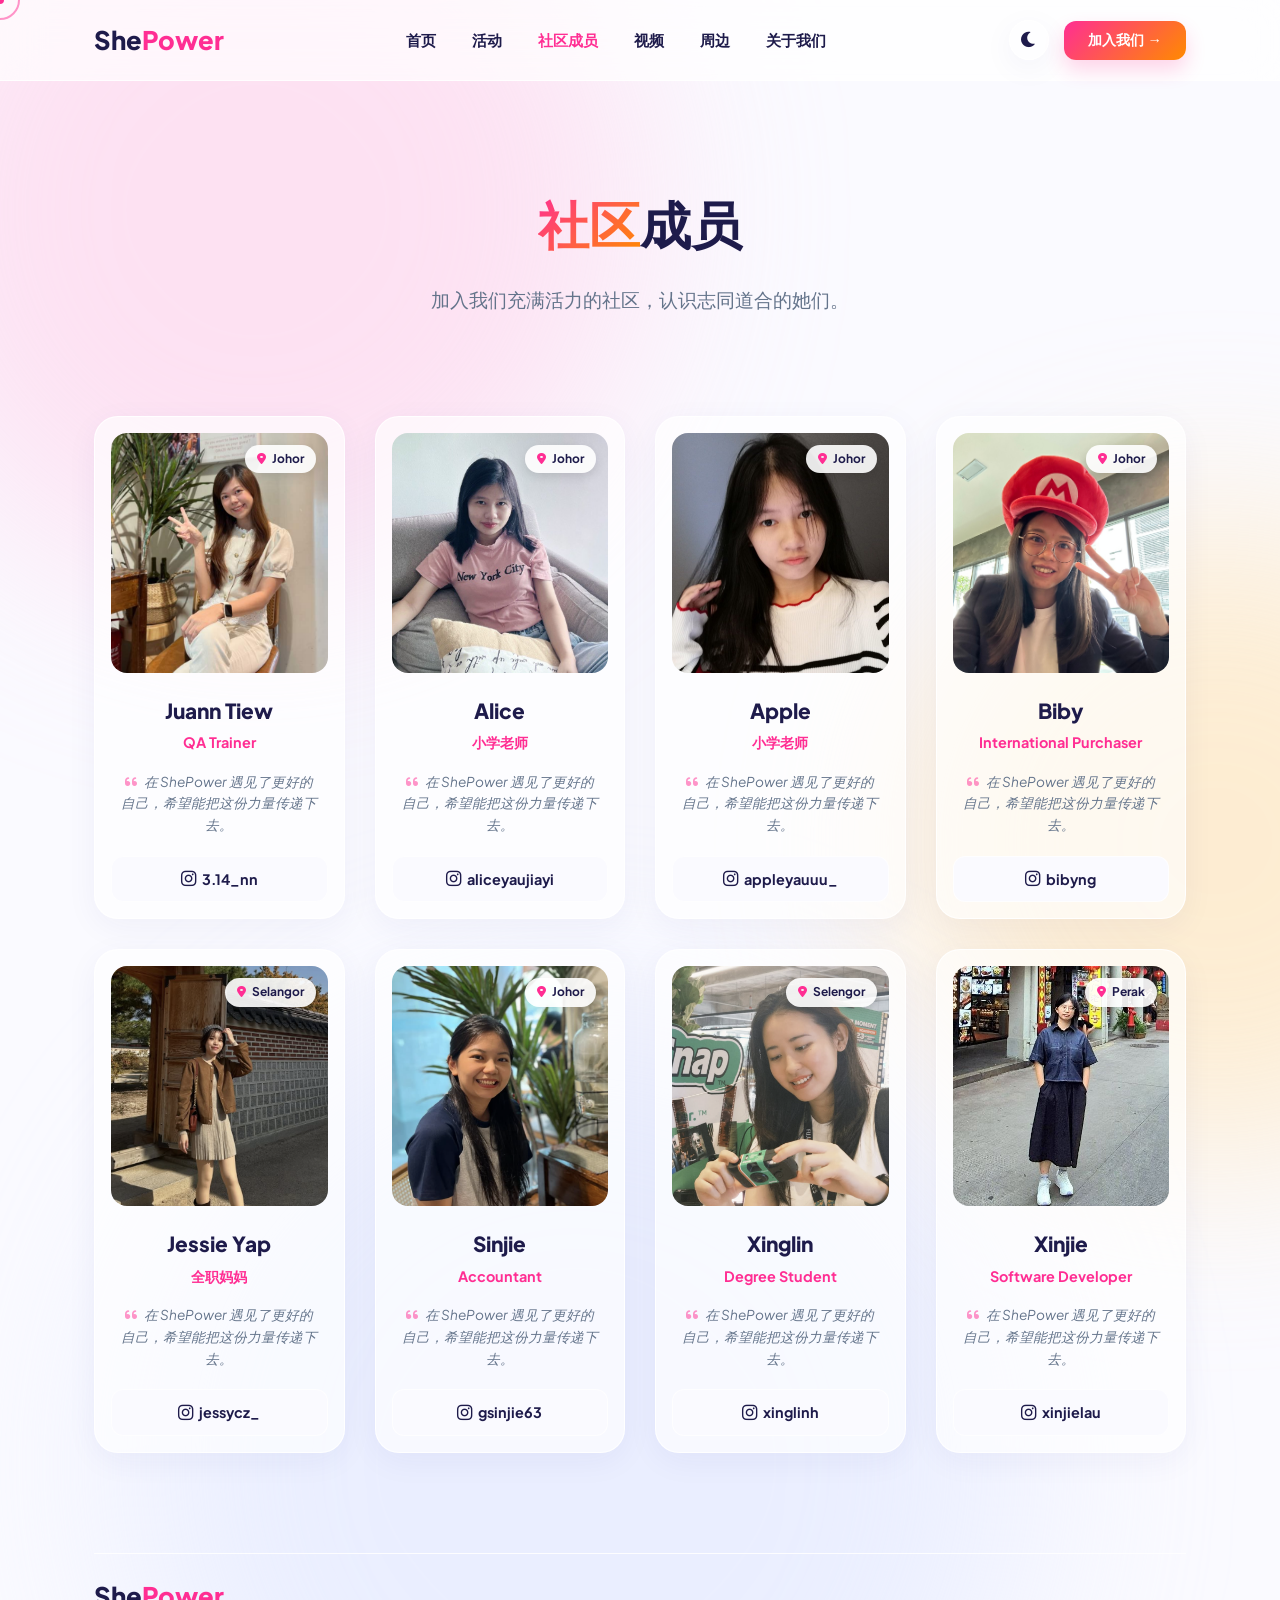
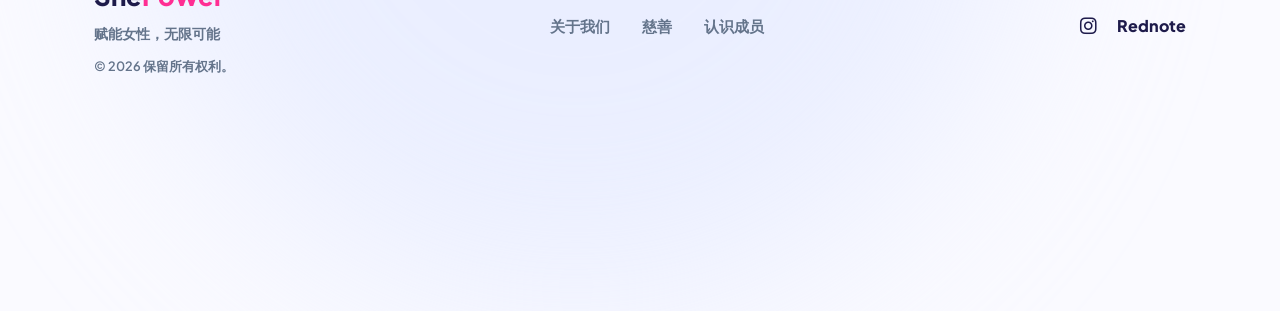
<file: community-member/member.html>
<!DOCTYPE html>
<html lang="zh-CN">
<head>
    <meta charset="UTF-8">
    <meta name="viewport" content="width=device-width, initial-scale=1.0">
    <title>社区成员 - ShePower</title>
    <link rel="stylesheet" href="../styles.css">
    <link rel="stylesheet" href="https://cdnjs.cloudflare.com/ajax/libs/font-awesome/6.0.0/css/all.min.css">
    <link href="https://fonts.googleapis.com/css2?family=Plus+Jakarta+Sans:wght@400;500;600;700;800&display=swap" rel="stylesheet">
    <style>
        /* 4-Column Grid[cite: 12] */
        .member-card-grid {
            display: grid;
            grid-template-columns: repeat(auto-fill, minmax(250px, 1fr));
            gap: 30px;
            margin-top: 40px;
        }
        @media (min-width: 1200px) {
            .member-card-grid { grid-template-columns: repeat(4, 1fr); }
        }

        /* --- NEW: Framed Card Layout --- */
        .framed-card {
            background: var(--glass-bg);
            border: 1px solid var(--glass-border);
            border-radius: 24px;
            padding: 16px; /* Creates the neat frame around the image */
            display: flex;
            flex-direction: column;
            box-shadow: var(--glass-shadow);
            transition: transform 0.4s ease, border-color 0.4s ease;
            height: 100%;
        }

        .framed-card:hover {
            transform: translateY(-10px);
            border-color: var(--accent-1);
        }

        /* Image Wrapper */
        .fc-img-wrapper {
            width: 100%;
            height: 240px; /* Standardizes image height */
            border-radius: 16px;
            overflow: hidden;
            position: relative;
            margin-bottom: 20px;
        }

        .fc-img-wrapper img {
            width: 100%; 
            height: 100%; 
            object-fit: cover;
            transition: transform 0.5s ease;
        }

        .framed-card:hover .fc-img-wrapper img {
            transform: scale(1.05); /* Slight zoom on hover */
        }

        /* Location Badge inside Image */
        .fc-loc {
            position: absolute;
            top: 12px; right: 12px;
            background: rgba(255, 255, 255, 0.9);
            color: var(--text-main);
            padding: 4px 12px;
            border-radius: 20px;
            font-size: 0.75rem;
            font-weight: 700;
            box-shadow: 0 4px 10px rgba(0,0,0,0.1);
        }

        /* Content Area */
        .fc-content {
            text-align: center;
            display: flex;
            flex-direction: column;
            flex-grow: 1;
        }

        .fc-name { font-size: 1.3rem; font-weight: 800; color: var(--text-main); margin-bottom: 2px; }
        .fc-role { font-size: 0.9rem; font-weight: 700; color: var(--accent-1); margin-bottom: 16px; }
        
        .fc-quote { 
            font-size: 0.85rem; 
            color: var(--text-muted); 
            line-height: 1.6; 
            font-style: italic; 
            flex-grow: 1; 
            margin-bottom: 20px; 
            padding: 0 10px;
        }

        /* Instagram Button */
        .fc-btn {
            background: var(--bg-base);
            border: 1px solid var(--glass-border);
            color: var(--text-main);
            padding: 10px;
            border-radius: 12px;
            text-decoration: none;
            font-weight: 700;
            font-size: 0.9rem;
            transition: all 0.3s ease;
            display: flex;
            justify-content: center;
            align-items: center;
            gap: 6px;
            cursor: pointer;
        }

        .framed-card:hover .fc-btn {
            background: var(--gradient-primary);
            color: white;
            border-color: transparent;
            box-shadow: 0 8px 20px rgba(255, 46, 147, 0.2);
        }

        /* Keeps cursor above the rest */
        .cursor-dot, .cursor-outline { z-index: 10001 !important; pointer-events: none; }
    </style>
</head>
<body>

    <div class="cursor-dot"></div>
    <div class="cursor-outline"></div>
    <div class="aura aura-1"></div>
    <div class="aura aura-2"></div>
    <div class="aura aura-3"></div>

    <header class="navbar glass-panel-nav">
        <div class="container nav-container">
            <div class="logo">She<span>Power</span></div>
            <ul class="nav-links">
                <li><a href="../index.html" class="hover-target">首页</a></li>
                <li><a href="../activity/activity.html" class="hover-target">活动</a></li>
                <li><a href="#" class="active hover-target">社区成员</a></li>
                <li><a href="../video/video.html" class="hover-target">视频</a></li>
                <li><a href="../merch/merch.html" class="hover-target">周边</a></li>
                <li><a href="../about/about.html" class="hover-target">关于我们</a></li>
            </ul>
            <div class="nav-actions">
                <button id="theme-toggle" class="icon-btn hover-target" title="切换主题"><i class="fas fa-moon"></i></button>
                <button class="btn-primary hover-target btn-sm-nav join-us-trigger" style="margin-left: 15px;">加入我们 &rarr;</button>
            </div>
        </div>
    </header>

    <section class="member-hero section-padding" style="padding-top: 180px; padding-bottom: 60px;">
        <div class="container text-center">
            <h1 class="fade-in-up" style="font-size: clamp(2.8rem, 4vw, 4rem); font-weight: 800; margin-bottom: 16px;">
                <span class="text-gradient">社区</span>成员
            </h1>
            <p class="hero-subtitle fade-in-up" style="transition-delay: 0.1s; color: var(--text-muted); font-size: 1.2rem; max-width: 600px; margin: 0 auto;">
                加入我们充满活力的社区，认识志同道合的她们。
            </p>
        </div>
    </section>

    <section class="member-grid-section section-padding pt-0">
        <div class="container">
            <div class="member-card-grid" id="memberContainer">
                <!-- Data will be injected here via JS -->
            </div>
        </div>
    </section>

    <!-- Contact Modal[cite: 9] -->
    <div id="contact-modal" class="modal-overlay">
        <div class="modal-content glass-panel">
            <button class="close-modal">&times;</button>
            <h2>加入我们 <span>Join Us</span></h2>
            <p>通过以下方式联系我们，开启你的成长之旅：</p>
            <div class="contact-methods">
                <a href="https://wa.me/0176157314" target="_blank" class="contact-item hover-target">
                    <i class="fab fa-whatsapp"></i>
                    <span>WhatsApp: +60 17-615 7314 （Juann）</span>
                </a>
                <a href="https://www.instagram.com/shepower.tribe/?hl=en" target="_blank" class="contact-item hover-target">
                    <i class="fab fa-instagram"></i>
                    <span>Instagram: @shepower.tribe</span>
                </a>
            </div>
        </div>
    </div>

    <!-- Footer[cite: 15] -->
    <footer class="glass-footer">
        <div class="container">
            <div class="footer-nav">
                <div class="f-brand">
                    <div class="logo">She<span>Power</span></div>
                    <p>赋能女性，无限可能</p>
                    <p style="font-size: 0.8rem; margin-top: 10px;">© 2026 保留所有权利。</p>
                </div>
                <div class="f-links">
                    <a href="about/about.html" class="hover-target">关于我们</a>
                    <a href="merch/merch.html" class="hover-target">慈善</a>
                    <a href="community-member/member.html" class="hover-target">认识成员</a>
                </div>
                <div class="f-socials" style="align-items: center;">
                    <a href="https://www.instagram.com/shepower.tribe/?hl=en" class="hover-target" title="Instagram"><i class="fab fa-instagram"></i></a>
                    <a href="https://xhslink.com/m/3bpJgKgzVRE" class="hover-target" title="Rednote" style="font-size: 1rem; font-weight: 800; text-decoration: none;">Rednote</a>
                </div>
            </div>
        </div>
    </footer>

    <script src="../script.js"></script>
    <script>
        async function loadMembers() {
            try {
                const response = await fetch('members.json');
                const members = await response.json();
                const container = document.getElementById('memberContainer');

                // NEAT FRAMED LAYOUT
                container.innerHTML = members.map((person, index) => `
                    <div class="framed-card hover-target fade-in-up" style="transition-delay: ${index * 0.1}s">
                        
                        <div class="fc-img-wrapper">
                            <img src="${person.image}" alt="${person.name}">
                            <div class="fc-loc">
                                <i class="fas fa-map-marker-alt" style="color: var(--accent-1); margin-right: 4px;"></i> ${person.location}
                            </div>
                        </div>
                        
                        <div class="fc-content">
                            <h3 class="fc-name">${person.name}</h3>
                            <span class="fc-role">${person.role}</span>
                            
                            <p class="fc-quote">
                                <i class="fas fa-quote-left" style="color: var(--accent-1); opacity: 0.5; margin-right: 4px;"></i>
                                ${person.quote}
                            </p>
                            
                            <!-- Instagram Button using igName -->
                            <a href="${person.instagram}" target="_blank" class="fc-btn hover-target">
                                <i class="fab fa-instagram" style="font-size: 1.1rem;"></i> ${person.igName}
                            </a>
                        </div>

                    </div>
                `).join('');
                
                // Re-initialize intersection observers
                const faders = document.querySelectorAll('.fade-in-up');
                const appearOnScroll = new IntersectionObserver(function(entries, observer) {
                    entries.forEach(entry => {
                        if (entry.isIntersecting) {
                            entry.target.classList.add('visible');
                            observer.unobserve(entry.target);
                        }
                    });
                }, { threshold: 0.1, rootMargin: "0px 0px -50px 0px" });
                faders.forEach(fader => appearOnScroll.observe(fader));

            } catch (e) {
                console.error("Error loading members:", e);
            }
        }
        loadMembers();
    </script>
</body>
</html>
</file>
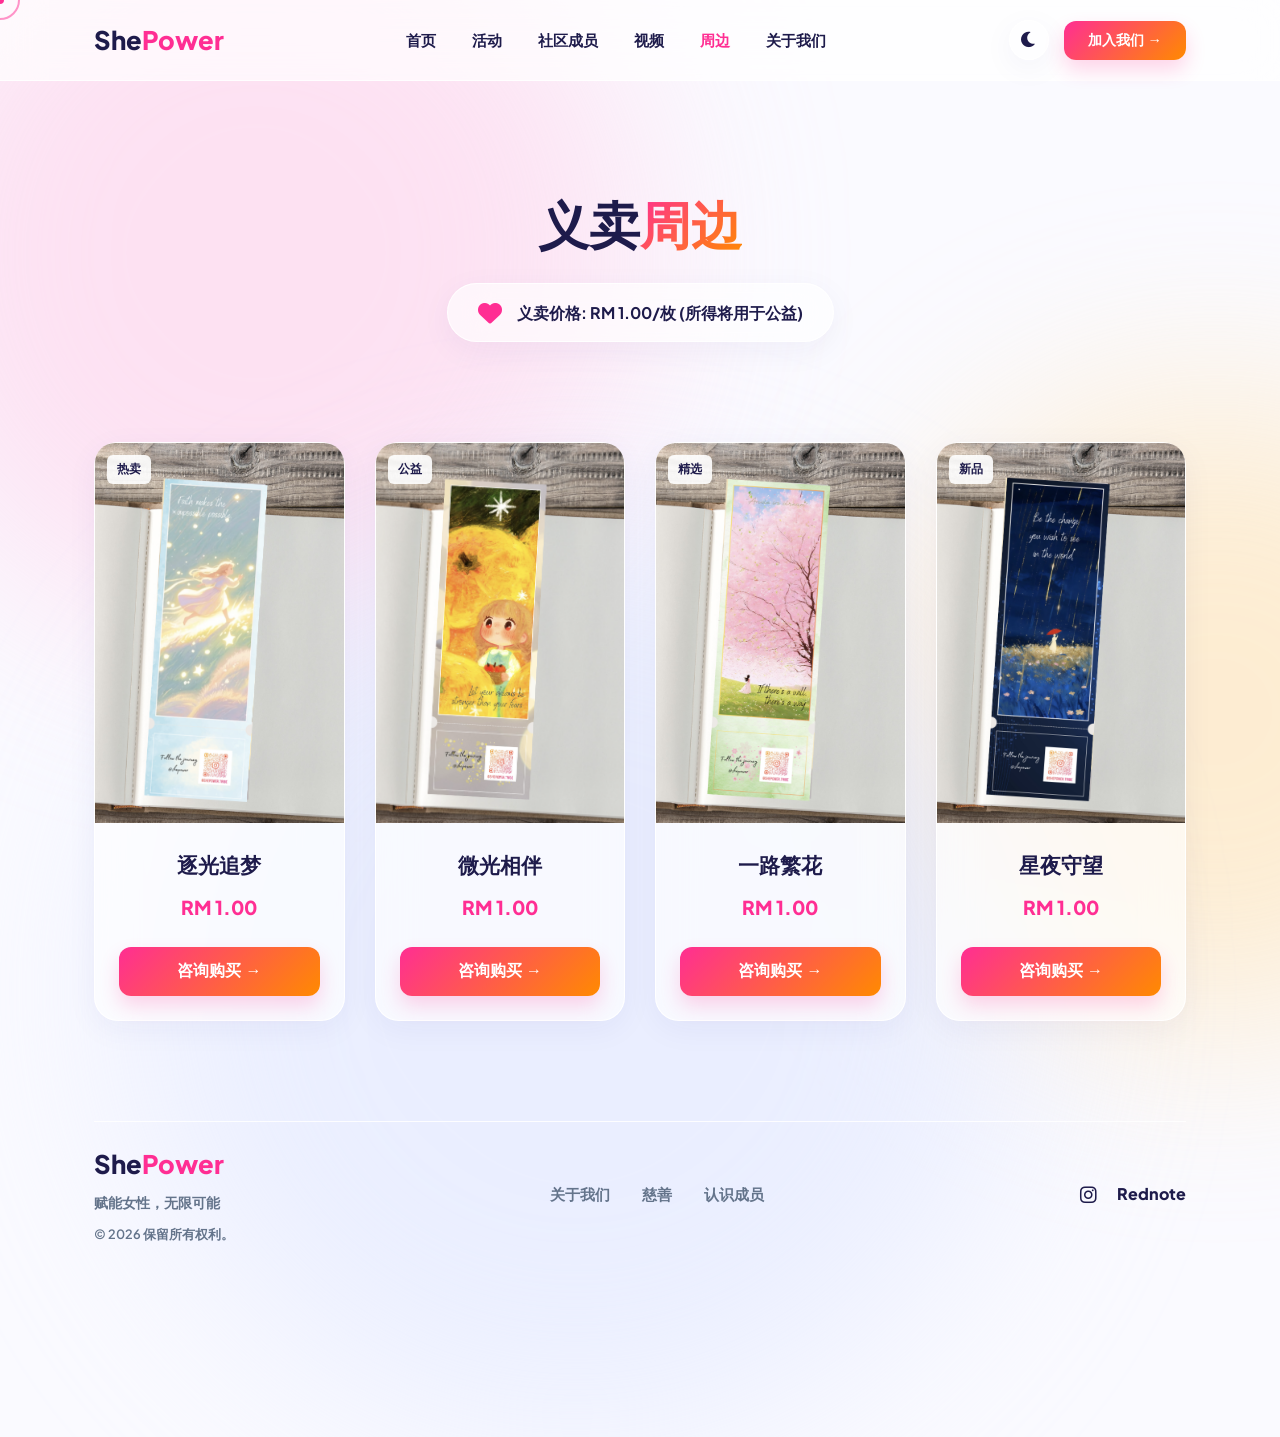
<file: merch/merch.html>
<!DOCTYPE html>
<html lang="zh-CN">
<head>
    <meta charset="UTF-8">
    <meta name="viewport" content="width=device-width, initial-scale=1.0">
    <title>官方周边 - ShePower</title>
    <link rel="stylesheet" href="../styles.css">
    <link rel="stylesheet" href="https://cdnjs.cloudflare.com/ajax/libs/font-awesome/6.0.0/css/all.min.css">
    <link href="https://fonts.googleapis.com/css2?family=Plus+Jakarta+Sans:wght@400;500;600;700;800&display=swap" rel="stylesheet">
    <style>
        /* Force 4 columns for merch cards on desktop */
        .merch-card-grid {
            display: grid;
            grid-template-columns: repeat(auto-fill, minmax(250px, 1fr));
            gap: 30px;
            margin-top: 40px;
        }
        @media (min-width: 1200px) {
            .merch-card-grid {
                grid-template-columns: repeat(4, 1fr); 
            }
        }
    </style>
</head>
<body>

    <div class="cursor-dot"></div>
    <div class="cursor-outline"></div>
    <div class="aura aura-1"></div>
    <div class="aura aura-2"></div>
    <div class="aura aura-3"></div>

    <header class="navbar glass-panel-nav">
        <div class="container nav-container">
            <div class="logo">She<span>Power</span></div>
            <ul class="nav-links">
                <li><a href="../index.html" class="hover-target">首页</a></li>
                <li><a href="../activity/activity.html" class="hover-target">活动</a></li>
                <li><a href="../community-member/member.html" class="hover-target">社区成员</a></li>
                <li><a href="../video/video.html" class="hover-target">视频</a></li>
                <li><a href="merch.html" class="active hover-target">周边</a></li>
                <li><a href="../about/about.html" class="hover-target">关于我们</a></li>
            </ul>
            <div class="nav-actions">
                <button id="theme-toggle" class="icon-btn hover-target"><i class="fas fa-moon"></i></button>
                <button class="btn-primary hover-target btn-sm-nav join-us-trigger" style="margin-left: 15px;">加入我们 &rarr;</button>
            </div>
        </div>
    </header>

    <section class="merch-hero section-padding" style="padding-top: 180px; padding-bottom: 60px;">
        <div class="container text-center">
            <h1 class="fade-in-up" style="font-size: clamp(2.8rem, 4vw, 4rem); font-weight: 800; margin-bottom: 16px;">
                义卖<span class="text-gradient">周边</span>
            </h1>
            
            <div class="glass-panel fade-in-up" style="display: inline-flex; align-items: center; gap: 15px; padding: 15px 30px; border-radius: 50px; transition-delay: 0.2s;">
                <i class="fas fa-heart" style="color: var(--accent-1); font-size: 1.5rem;"></i>
                <span style="font-weight: 700;">义卖价格: RM 1.00/枚 (所得将用于公益)</span>
            </div>
        </div>
    </section>

    <section class="merch-grid-section section-padding pt-0">
        <div class="container">
            <div class="merch-card-grid" id="merchContainer">
                <!-- Bookmarks will be injected here by the script below -->
            </div>
        </div>
    </section>

    <!-- Contact Modal -->
    <div id="contact-modal" class="modal-overlay">
        <div class="modal-content glass-panel">
            <button class="close-modal">&times;</button>
            <h2>立即购买 <span>Order</span></h2>
            <div class="contact-methods">
                <a href="https://wa.me/0176157314" target="_blank" class="contact-item hover-target">
                    <i class="fab fa-whatsapp"></i>
                    <span>WhatsApp 联系</span>
                </a>
                <a href="https://www.instagram.com/shepower.tribe/?hl=en" target="_blank" class="contact-item hover-target">
                    <i class="fab fa-instagram"></i>
                    <span>Instagram 私信</span>
                </a>
            </div>
            <p style="margin-top: 20px; font-weight: 700; color: var(--accent-1);">感谢您的支持！</p>
        </div>
    </div>

    <!-- Footer[cite: 15] -->
    <footer class="glass-footer">
        <div class="container">
            <div class="footer-nav">
                <div class="f-brand">
                    <div class="logo">She<span>Power</span></div>
                    <p>赋能女性，无限可能</p>
                    <p style="font-size: 0.8rem; margin-top: 10px;">© 2026 保留所有权利。</p>
                </div>
                <div class="f-links">
                    <a href="about/about.html" class="hover-target">关于我们</a>
                    <a href="merch/merch.html" class="hover-target">慈善</a>
                    <a href="community-member/member.html" class="hover-target">认识成员</a>
                </div>
                <div class="f-socials" style="align-items: center;">
                    <a href="https://www.instagram.com/shepower.tribe/?hl=en" class="hover-target" title="Instagram"><i class="fab fa-instagram"></i></a>
                    <a href="https://xhslink.com/m/3bpJgKgzVRE" class="hover-target" title="Rednote" style="font-size: 1rem; font-weight: 800; text-decoration: none;">Rednote</a>
                </div>
            </div>
        </div>
    </footer>

    <script src="../script.js"></script>
    <script>
        async function loadMerch() {
            try {
                // Fetch data from merch.json
                const response = await fetch('merch.json');
                const products = await response.json();
                
                const container = document.getElementById('merchContainer');
                container.innerHTML = products.map((item, index) => `
                    <div class="activity-card glass-panel hover-target fade-in-up" style="transition-delay: ${index * 0.1}s;">
                        <div class="card-image" style="height: 380px; overflow: hidden; border-radius: 20px 20px 0 0; position: relative;">
                            <img src="${item.image}" alt="${item.title}" style="width: 100%; height: 100%; object-fit: cover;">
                            <div style="position: absolute; top: 12px; left: 12px; background: rgba(255, 255, 255, 0.9); padding: 4px 10px; border-radius: 6px; font-size: 0.75rem; font-weight: 700; color: var(--text-main);">
                                ${item.tag}
                            </div>
                        </div>
                        <div class="card-content" style="padding: 24px; text-align: center;">
                            <h3 style="font-size: 1.3rem; font-weight: 800; margin-bottom: 8px;">${item.title}</h3>
                            
                            <!-- Removed the description p tag, added a larger margin-bottom to the price -->
                            <p style="color: var(--accent-1); font-size: 1.2rem; font-weight: 800; margin-bottom: 24px;">${item.price}</p>
                            
                            <button class="btn-primary ripple-btn join-us-trigger" style="width: 100%;">咨询购买 &rarr;</button>
                        </div>
                    </div>
                `).join('');
                
                // Re-bind modal triggers for the dynamically created buttons
                const triggers = document.querySelectorAll('.join-us-trigger');
                const modal = document.getElementById('contact-modal');
                triggers.forEach(btn => {
                    btn.addEventListener('click', () => {
                        modal.classList.add('active');
                        document.body.style.overflow = 'hidden';
                    });
                });

                 // Re-initialize intersection observers for the newly injected dynamic elements
                 const faders = document.querySelectorAll('.fade-in-up');
                const appearOnScroll = new IntersectionObserver(function(entries, observer) {
                    entries.forEach(entry => {
                        if (entry.isIntersecting) {
                            entry.target.classList.add('visible');
                            observer.unobserve(entry.target);
                        }
                    });
                }, { threshold: 0.1, rootMargin: "0px 0px -50px 0px" });
                faders.forEach(fader => appearOnScroll.observe(fader));
                
            } catch (error) {
                console.error("Failed to load merch:", error);
                document.getElementById('merchContainer').innerHTML = "<p style='text-align:center;'>周边加载失败，请稍后再试。</p>";
            }
        }

        // Run the fetch function immediately
        loadMerch();
    </script>
</body>
</html>
</file>
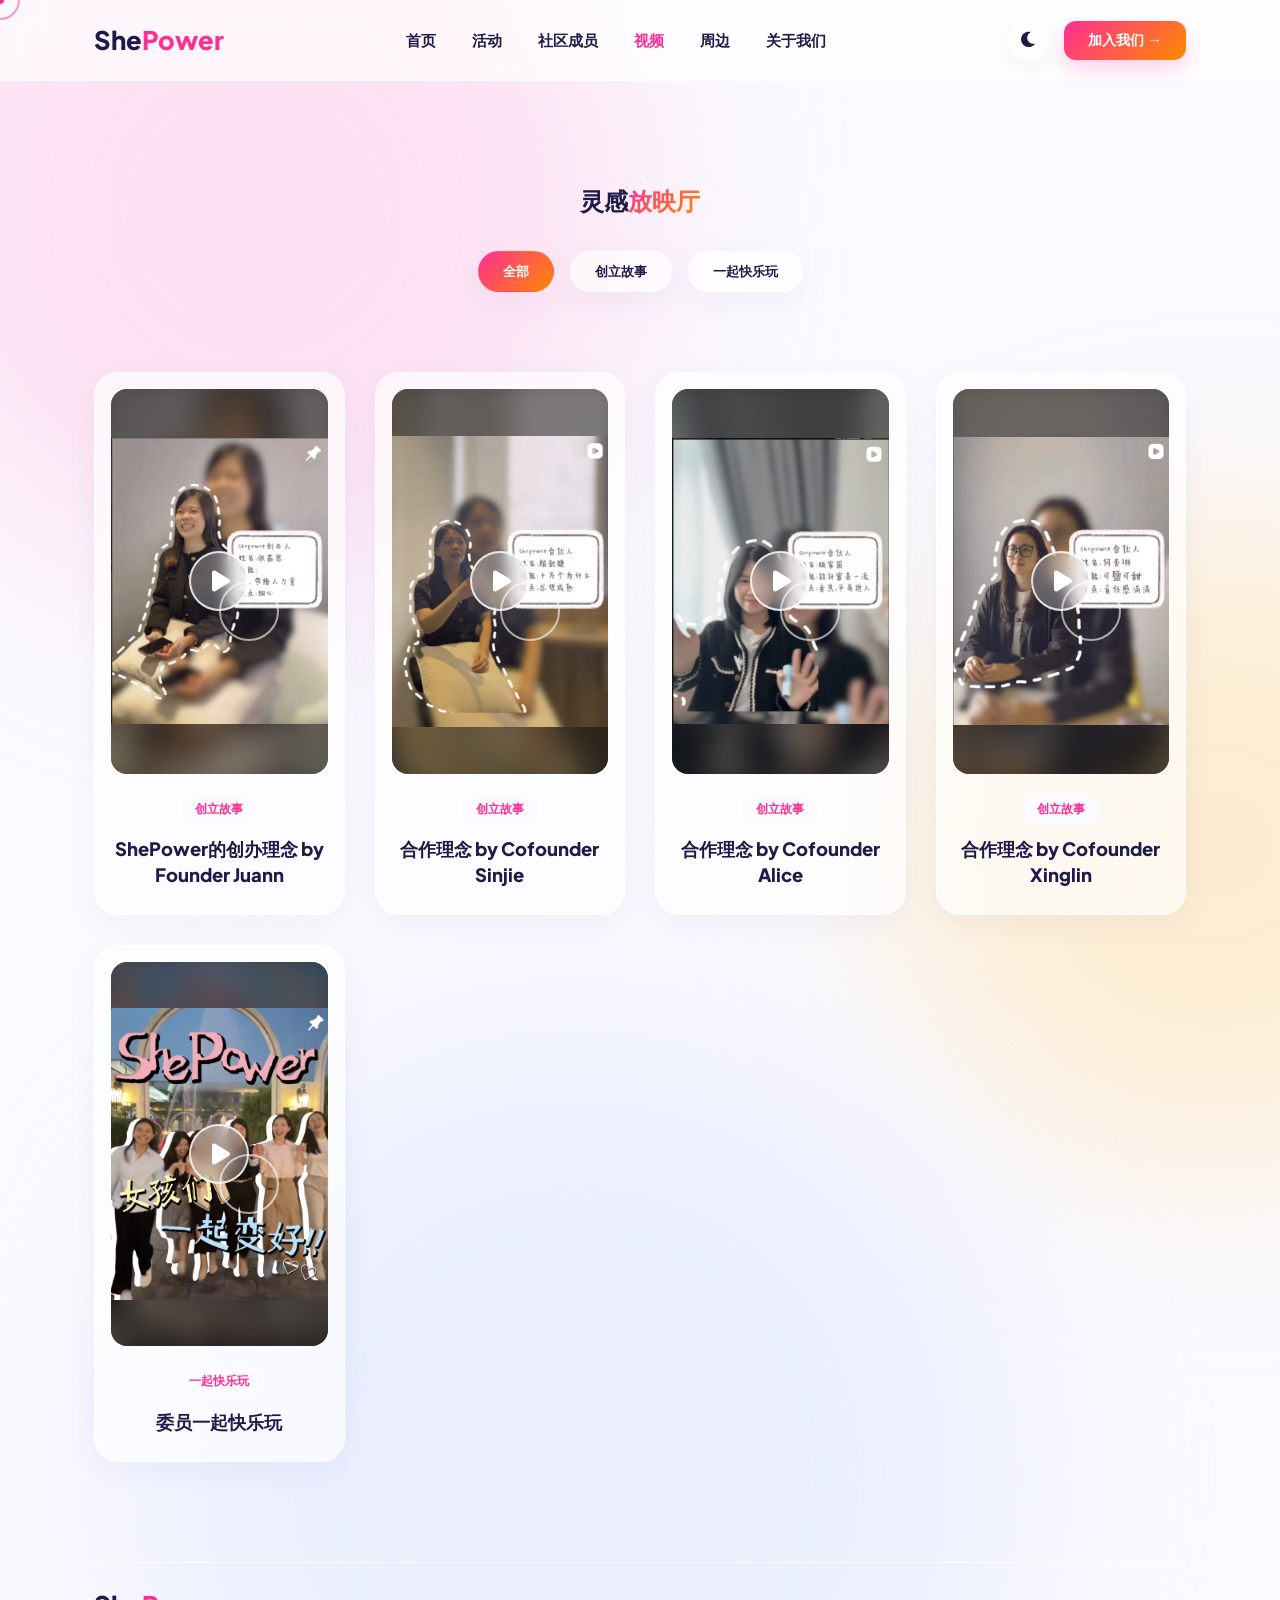
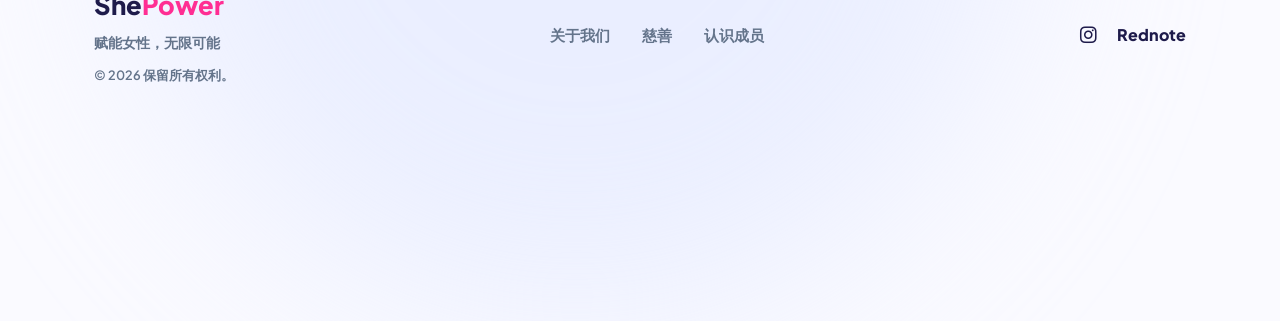
<file: video/video.html>
<!DOCTYPE html>
<html lang="zh-CN">
<head>
    <meta charset="UTF-8">
    <meta name="viewport" content="width=device-width, initial-scale=1.0">
    <title>视频库 - ShePower</title>
    <link rel="stylesheet" href="../styles.css">
    <link rel="stylesheet" href="https://cdnjs.cloudflare.com/ajax/libs/font-awesome/6.0.0/css/all.min.css">
    <link href="https://fonts.googleapis.com/css2?family=Plus+Jakarta+Sans:wght@400;500;600;700;800&display=swap" rel="stylesheet">

    <style>
        /* Modern 4-Column Grid */
        .video-card-grid {
            display: grid;
            grid-template-columns: repeat(auto-fill, minmax(260px, 1fr)); 
            gap: 30px;
            margin-top: 40px;
        }

        /* --- CREATIVE INTERACTIVE CARD DESIGN --- */
        .video-card { 
            background: var(--glass-bg);
            border: 1px solid var(--glass-border);
            border-radius: 24px;
            padding: 16px; 
            display: flex;
            flex-direction: column;
            cursor: pointer;
            box-shadow: var(--glass-shadow);
            transition: all 0.5s cubic-bezier(0.16, 1, 0.3, 1);
            position: relative;
            overflow: hidden;
        }

        /* Neon Glow Shadow on Hover */
        .video-card:hover { 
            transform: translateY(-12px);
            border-color: var(--accent-1);
            box-shadow: 0 20px 40px rgba(255, 46, 147, 0.15); 
        }

        /* Image Wrapper */
        .vc-img-wrapper {
            width: 100%;
            aspect-ratio: 9/16; 
            border-radius: 16px;
            overflow: hidden;
            position: relative;
            background: #111;
            margin-bottom: 20px;
            /* Added perspective for 3D feel */
            perspective: 1000px; 
        }

        /* Blurred Background */
        .vc-img-blur {
            position: absolute;
            inset: -20px; 
            background-size: cover;
            background-position: center;
            filter: blur(15px);
            opacity: 0.5;
            z-index: 0;
            transition: all 0.6s ease;
        }

        .video-card:hover .vc-img-blur {
            transform: scale(1.15); 
            opacity: 0.8; /* Brightens the background aura on hover */
        }

        /* Actual Thumbnail */
        .vc-img-wrapper img {
            width: 100%;
            height: 100%;
            object-fit: contain; 
            position: relative;
            z-index: 1;
            transition: all 0.6s cubic-bezier(0.16, 1, 0.3, 1);
        }

        /* 3D Pop-Out Effect on Hover */
        .video-card:hover .vc-img-wrapper img {
            transform: scale(1.08) translateY(-5px); 
            filter: drop-shadow(0 10px 20px rgba(0,0,0,0.5));
        }

        /* Continuous Sonar Pulse Animation */
        @keyframes pulse-ring {
            0% { transform: translate(-50%, -50%) scale(0.8); opacity: 0.8; }
            100% { transform: translate(-50%, -50%) scale(1.6); opacity: 0; }
        }

        /* Floating Play Button */
        .vc-play-btn {
            position: absolute; top: 50%; left: 50%; transform: translate(-50%, -50%);
            width: 60px; height: 60px; 
            background: rgba(255,255,255,0.25); backdrop-filter: blur(8px); -webkit-backdrop-filter: blur(8px);
            border: 2px solid rgba(255,255,255,0.8); border-radius: 50%;
            display: flex; align-items: center; justify-content: center; 
            color: white; font-size: 1.5rem; z-index: 2;
            transition: all 0.4s ease;
        }

        /* The Pulse Ring */
        .vc-play-btn::before {
            content: ''; position: absolute; top: 50%; left: 50%;
            width: 100%; height: 100%;
            border: 2px solid rgba(255, 255, 255, 0.6);
            border-radius: 50%;
            animation: pulse-ring 2s infinite cubic-bezier(0.215, 0.61, 0.355, 1);
        }

        .video-card:hover .vc-play-btn {
            background: var(--gradient-primary);
            border-color: transparent;
            transform: translate(-50%, -50%) scale(1.15);
            box-shadow: 0 10px 25px rgba(255, 46, 147, 0.4);
        }
        
        .video-card:hover .vc-play-btn::before {
            border-color: var(--accent-1); /* Pulse turns pink on hover */
        }

        /* Tidy Text Content */
        .vc-content {
            display: flex;
            flex-direction: column;
            align-items: center;
            text-align: center;
            flex-grow: 1;
            padding-bottom: 10px;
        }

        .vc-category {
            background: var(--bg-base);
            border: 1px solid var(--glass-border);
            color: var(--accent-1);
            padding: 4px 14px;
            border-radius: 20px;
            font-size: 0.75rem;
            font-weight: 800;
            margin-bottom: 12px;
            transition: all 0.4s ease;
        }

        .video-card:hover .vc-category {
            background: var(--gradient-primary);
            color: white;
            border-color: transparent;
        }

        .vc-title {
            font-size: 1.15rem; 
            color: var(--text-main); 
            margin: 0; 
            font-weight: 800; 
            line-height: 1.4;
            transition: color 0.3s ease;
        }

        /* Slide-Up Action Text */
        .vc-action-text {
            font-size: 0.85rem;
            font-weight: 700;
            color: var(--accent-1);
            opacity: 0;
            transform: translateY(15px);
            transition: all 0.4s cubic-bezier(0.16, 1, 0.3, 1);
            height: 0; /* Keeps layout stable */
            margin-top: 0;
        }

        .video-card:hover .vc-action-text {
            opacity: 1;
            transform: translateY(0);
            height: auto;
            margin-top: 12px;
        }

        /* Video Expand Modal */
        .video-modal {
            position: fixed; top: 0; left: 0; width: 100%; height: 100%;
            background: rgba(0,0,0,0.95); display: none; justify-content: center; align-items: center; z-index: 9999; padding: 20px;
            opacity: 0; transition: opacity 0.3s ease;
        }
        .video-modal.active { display: flex; opacity: 1; }
        .video-modal-content { position: relative; width: 100%; max-width: 450px; aspect-ratio: 9/16; transform: scale(0.9); transition: transform 0.3s cubic-bezier(0.16, 1, 0.3, 1); }
        .video-modal.active .video-modal-content { transform: scale(1); }
        .video-modal iframe { width: 100%; height: 100%; border-radius: 20px; border: none; box-shadow: 0 20px 50px rgba(0,0,0,0.5); }
        .close-video { position: absolute; top: -50px; right: 0; background: rgba(255,255,255,0.1); border-radius: 50%; width: 40px; height: 40px; display: flex; align-items: center; justify-content: center; border: none; color: white; font-size: 1.8rem; cursor: pointer; transition: background 0.3s ease; }
        .close-video:hover { background: var(--accent-1); }

        @media (min-width: 1200px) { .video-card-grid { grid-template-columns: repeat(4, 1fr); } }
    </style>
</head>
<body>

    <div class="cursor-dot"></div>
    <div class="cursor-outline"></div>
    <div class="aura aura-1"></div>
    <div class="aura aura-2"></div>
    <div class="aura aura-3"></div>

    <header class="navbar glass-panel-nav">
        <div class="container nav-container">
            <div class="logo">She<span>Power</span></div>
            <ul class="nav-links">
                <li><a href="../index.html" class="hover-target">首页</a></li>
                <li><a href="../activity/activity.html" class="hover-target">活动</a></li>
                <li><a href="../community-member/member.html" class="hover-target">社区成员</a></li>
                <li><a href="#" class="active hover-target">视频</a></li>
                <li><a href="../merch/merch.html" class="hover-target">周边</a></li>
                <li><a href="../about/about.html" class="hover-target">关于我们</a></li>
            </ul>
            <div class="nav-actions">
                <button id="theme-toggle" class="icon-btn hover-target"><i class="fas fa-moon"></i></button>
                <button class="btn-primary hover-target btn-sm-nav join-us-trigger" style="margin-left: 15px;">加入我们 &rarr;</button>
            </div>
        </div>
    </header>

    <section class="video-hero section-padding" style="padding-top: 180px; padding-bottom: 40px;">
        <div class="container text-center">
            <h1 class="fade-in-up">灵感<span class="text-gradient">放映厅</span></h1>
            <div class="filter-tabs fade-in-up" style="margin-top: 30px;">
                <button class="reel-filter-btn active hover-target" onclick="filterVideos('全部')">全部</button>
                <button class="reel-filter-btn hover-target" onclick="filterVideos('创立故事')">创立故事</button>
                <button class="reel-filter-btn hover-target" onclick="filterVideos('一起快乐玩')">一起快乐玩</button>
            </div>
        </div>
    </section>

    <section class="video-grid-section section-padding pt-0">
        <div class="container">
            <div class="video-card-grid" id="videoContainer"></div>
        </div>
    </section>

    <!-- Modal for Playback -->
    <div id="video-expand-modal" class="video-modal">
        <div class="video-modal-content">
            <button class="close-video hover-target" onclick="closeVideoModal()">&times;</button>
            <iframe id="expanded-video" src="" allowfullscreen></iframe>
        </div>
    </div>

    <!-- Contact Modal -->
    <div id="contact-modal" class="modal-overlay">
        <div class="modal-content glass-panel">
            <button class="close-modal">&times;</button>
            <h2>联系我们 <span>Connect</span></h2>
            <div class="contact-methods">
                <a href="https://wa.me/0176157314" target="_blank" class="contact-item hover-target">
                    <i class="fab fa-whatsapp"></i>
                    <span>WhatsApp: +60 17-615 7314 （Juann）</span>
                </a>
                <a href="https://www.instagram.com/shepower.tribe/?hl=en" target="_blank" class="contact-item hover-target">
                    <i class="fab fa-instagram"></i>
                    <span>Instagram: @shepower.tribe</span>
                </a>
            </div>
        </div>
    </div>

    <script src="../script.js"></script>
    <script>
        let videoData = [];

        async function loadVideos() {
            try {
                const response = await fetch('videos.json'); 
                videoData = await response.json();
                displayVideos(videoData);
            } catch (e) {
                console.error("Failed to load videos:", e);
            }
        }

        function getEmbedUrl(url) {
            if (url && url.includes('instagram.com/reel/')) {
                const baseUrl = url.split('?')[0]; 
                return baseUrl.endsWith('/') ? baseUrl + 'embed/' : baseUrl + '/embed/';
            }
            return url;
        }

        function displayVideos(data) {
            const container = document.getElementById('videoContainer');
            container.innerHTML = data.map((video, index) => {
                const embedUrl = getEmbedUrl(video.videoUrl);
                
                const blurBg = video.thumbnail 
                    ? `background-image: url('${video.thumbnail}');`
                    : `background: var(--gradient-primary);`;

                const imageTag = video.thumbnail 
                    ? `<img src="${video.thumbnail}" alt="${video.title}">`
                    : ``;

                return `
                <div class="video-card hover-target fade-in-up visible" onclick="openVideoModal('${embedUrl}')" style="transition-delay: ${index * 0.1}s;">
                    
                    <div class="vc-img-wrapper">
                        <div class="vc-img-blur" style="${blurBg}"></div>
                        ${imageTag}
                        <div class="vc-play-btn">
                            <i class="fas fa-play" style="margin-left: 4px;"></i>
                        </div>
                    </div>
                    
                    <div class="vc-content">
                        <span class="vc-category">${video.category}</span>
                        <h3 class="vc-title">${video.title}</h3>
                        
                        <!-- NEW: Slide-up action text -->
                        <div class="vc-action-text"><i class="fas fa-play-circle"></i> 点击播放</div>
                    </div>

                </div>
            `}).join('');
        }

        function openVideoModal(url) {
            const modal = document.getElementById('video-expand-modal');
            const iframe = document.getElementById('expanded-video');
            iframe.src = url;
            
            // Allow display block to apply before adding opacity class for smooth fade
            modal.style.display = 'flex';
            setTimeout(() => {
                modal.classList.add('active');
            }, 10);
            
            document.body.style.overflow = 'hidden'; 
        }

        function closeVideoModal() {
            const modal = document.getElementById('video-expand-modal');
            const iframe = document.getElementById('expanded-video');
            
            modal.classList.remove('active');
            
            // Wait for fade out transition before hiding
            setTimeout(() => {
                modal.style.display = 'none';
                iframe.src = ""; 
            }, 300);
            
            document.body.style.overflow = 'auto'; 
        }

        function filterVideos(category) {
            document.querySelectorAll('.reel-filter-btn').forEach(btn => btn.classList.toggle('active', btn.innerText === category));
            const filtered = category === '全部' ? videoData : videoData.filter(v => v.category === category);
            displayVideos(filtered);
        }

        window.addEventListener('DOMContentLoaded', () => {
            const modal = document.getElementById('video-expand-modal');
            modal.addEventListener('click', function(e) {
                if (e.target === modal) closeVideoModal();
            });
            document.addEventListener('keydown', (e) => {
                if (e.key === "Escape") closeVideoModal();
            });
            loadVideos();
        });
    </script>

    <footer class="glass-footer">
        <div class="container">
            <div class="footer-nav">
                <div class="f-brand">
                    <div class="logo">She<span>Power</span></div>
                    <p>赋能女性，无限可能</p>
                    <p style="font-size: 0.8rem; margin-top: 10px;">© 2026 保留所有权利。</p>
                </div>
                <div class="f-links">
                    <a href="../about/about.html" class="hover-target">关于我们</a>
                    <a href="../merch/merch.html" class="hover-target">慈善</a>
                    <a href="../community-member/member.html" class="hover-target">认识成员</a>
                </div>
                <div class="f-socials" style="align-items: center;">
                    <a href="https://www.instagram.com/shepower.tribe/?hl=en" class="hover-target" title="Instagram"><i class="fab fa-instagram"></i></a>
                    <a href="https://xhslink.com/m/3bpJgKgzVRE" class="hover-target" title="Rednote" style="font-size: 1rem; font-weight: 800; text-decoration: none;">Rednote</a>
                </div>
            </div>
        </div>
    </footer>
</body>
</html>
</file>
<file: styles.css>
/* --- 1. CSS Variables (Dynamic Light/Dark) --- */
:root {
    /* Light Theme (Default) */
    --bg-base: #FAFAFF; 
    --text-main: #1E1B4B;
    --text-muted: #64748B;
    
    --accent-1: #FF2E93;
    --accent-2: #FF8A00;
    --gradient-primary: linear-gradient(135deg, var(--accent-1), var(--accent-2));
    
    --glass-bg: rgba(255, 255, 255, 0.65);
    --glass-border: rgba(255, 255, 255, 0.9);
    --glass-shadow: 0 8px 32px rgba(31, 38, 135, 0.05);
    
    --container-width: 1140px; 
    --font-main: 'Plus Jakarta Sans', "Helvetica Neue", Helvetica, sans-serif;
    --transition: all 0.4s cubic-bezier(0.16, 1, 0.3, 1);
}

/* Dark Theme Variables override */
body.dark-mode {
    --bg-base: #07070A; 
    --text-main: #F8FAFC;
    --text-muted: #94A3B8;
    
    --glass-bg: rgba(20, 20, 25, 0.65);
    --glass-border: rgba(255, 255, 255, 0.1);
    --glass-shadow: 0 8px 32px rgba(0, 0, 0, 0.5);

    /* Darker aura for neon effect */
    --aura-1-color: rgba(255, 46, 147, 0.3);
    --aura-2-color: rgba(255, 138, 0, 0.3);
    --aura-3-color: rgba(67, 56, 202, 0.3);
}

* { margin: 0; padding: 0; box-sizing: border-box; }

body {
    background-color: var(--bg-base);
    color: var(--text-main);
    font-family: var(--font-main);
    line-height: 1.7;
    overflow-x: hidden;
    position: relative;
    cursor: none; 
    transition: background-color 0.5s ease, color 0.5s ease;
}

/* --- Custom Cursor --- */
.cursor-dot, .cursor-outline {
    position: fixed; top: 0; left: 0; transform: translate(-50%, -50%);
    border-radius: 50%; z-index: 9999; pointer-events: none;
}
.cursor-dot { width: 8px; height: 8px; background-color: var(--accent-1); }
.cursor-outline {
    width: 40px; height: 40px; border: 2px solid rgba(255, 46, 147, 0.5);
    transition: width 0.2s, height 0.2s, background-color 0.2s;
}
.cursor-outline.hovering { width: 60px; height: 60px; background-color: rgba(255, 46, 147, 0.1); border-color: transparent; }

/* --- Animated Aura Background --- */
.aura {
    position: absolute; border-radius: 50%; filter: blur(100px);
    z-index: -1; opacity: 0.6; animation: floatAura 12s infinite alternate ease-in-out;
    transition: background 0.5s ease;
}
.aura-1 { top: -10%; left: -10%; width: 60vw; height: 60vw; background: var(--aura-1-color, #FFD1EA); }
.aura-2 { top: 30%; right: -20%; width: 50vw; height: 50vw; background: var(--aura-2-color, #FFE4B5); animation-delay: -4s;}
.aura-3 { bottom: -10%; left: 10%; width: 70vw; height: 70vw; background: var(--aura-3-color, #E0E7FF); animation-delay: -8s;}

@keyframes floatAura {
    0% { transform: translate(0, 0) scale(1); }
    100% { transform: translate(50px, 50px) scale(1.1); }
}

/* --- Utilities --- */
.container { max-width: var(--container-width); margin: 0 auto; padding: 0 24px; }
.section-padding { padding: 100px 0; }
.pt-0 { padding-top: 0; }
.text-center { text-align: center; margin: 0 auto; }
.mt-3 { margin-top: 24px; }

.text-gradient { background: var(--gradient-primary); -webkit-background-clip: text; -webkit-text-fill-color: transparent; }

.glass-panel {
    background: var(--glass-bg); backdrop-filter: blur(20px); -webkit-backdrop-filter: blur(20px);
    border: 1px solid var(--glass-border); box-shadow: var(--glass-shadow); border-radius: 24px;
    transition: background 0.5s ease, border 0.5s ease;
}

/* Typewriter Cursor */
.cursor-blink {
    color: var(--accent-1); font-weight: 400; animation: blink 1s step-end infinite;
}
@keyframes blink { 50% { opacity: 0; } }

/* --- Navbar & Theme Toggle --- */
.navbar {
    position: fixed; top: 0; left: 0; width: 100%;
    background: rgba(255,255,255,0.7); backdrop-filter: blur(20px); -webkit-backdrop-filter: blur(20px);
    border-bottom: 1px solid var(--glass-border); z-index: 1000; transition: var(--transition);
}
body.dark-mode .navbar { background: rgba(10,10,15,0.7); }

.nav-container { display: flex; justify-content: space-between; align-items: center; height: 80px; }
.logo { font-size: 1.6rem; font-weight: 800; }
.logo span { color: var(--accent-1); }
.nav-links { display: flex; gap: 36px; list-style: none; }
.nav-links a { text-decoration: none; color: var(--text-main); font-weight: 600; font-size: 0.95rem; }
.nav-links a.active, .nav-links a:hover { color: var(--accent-1); }

.nav-actions { display: flex; align-items: center; }
.icon-btn {
    background: transparent; border: 1px solid var(--glass-border); color: var(--text-main);
    width: 40px; height: 40px; border-radius: 50%; display: flex; align-items: center; justify-content: center;
    cursor: none; transition: var(--transition); font-size: 1.1rem; box-shadow: var(--glass-shadow);
}
.icon-btn:hover { background: var(--text-main); color: var(--bg-base); transform: scale(1.1); }
.btn-sm-nav { padding: 10px 24px !important; font-size: 0.9rem !important; }

/* --- Buttons --- */
.btn-primary {
    background: var(--gradient-primary); color: white; border: none; padding: 14px 28px; border-radius: 12px;
    font-weight: 700; font-size: 1rem; box-shadow: 0 10px 20px rgba(255, 46, 147, 0.2); cursor: none; display: inline-block;
}
.btn-play {
    background: var(--glass-bg); border: 1px solid var(--glass-border); padding: 14px 28px; border-radius: 12px;
    font-weight: 700; color: var(--text-main); box-shadow: var(--glass-shadow); margin-left: 15px; cursor: none; transition: var(--transition);
}
.btn-play i { color: var(--accent-1); margin-right: 8px; }
.btn-play:hover { transform: translateY(-3px); box-shadow: 0 15px 25px rgba(0,0,0,0.1); background: var(--text-main); color: var(--bg-base); }

.btn-outline {
    background: var(--glass-bg); border: 2px solid var(--text-main); padding: 12px 24px; border-radius: 12px;
    font-weight: 700; color: var(--text-main); cursor: none; transition: var(--transition); 
}
.btn-outline:hover { background: var(--text-main); color: var(--bg-base); border-color: transparent;}

/* --- Hero Section --- */
.hero { padding: 150px 0 60px; min-height: 90vh; display: flex; flex-direction: column; justify-content: center; }
.hero-grid { display: grid; grid-template-columns: 1fr 1fr; gap: 60px; align-items: center; margin-bottom: 50px; }
.badge { display: inline-block; padding: 8px 16px; background: var(--glass-bg); border: 1px solid var(--glass-border); border-radius: 30px; font-weight: 700; font-size: 0.85rem; color: var(--accent-2); margin-bottom: 24px; box-shadow: var(--glass-shadow); }
.hero h1 { font-size: clamp(2.8rem, 4vw, 4rem); line-height: 1.2; margin-bottom: 24px; font-weight: 800; min-height: 120px;}
.hero p { font-size: 1.1rem; color: var(--text-muted); margin-bottom: 40px; max-width: 90%; }

/* Holographic 3D Image */
.hero-image-wrapper { position: relative; border-radius: 24px; transform-style: preserve-3d; perspective: 1000px; overflow: hidden; }
.main-img { width: 100%; border-radius: 24px; box-shadow: 0 20px 40px rgba(0,0,0,0.2); display: block; }
.glare {
    position: absolute; top: -50%; left: -50%; width: 200%; height: 200%;
    background: linear-gradient(to right, rgba(255,255,255,0) 0%, rgba(255,255,255,0.4) 50%, rgba(255,255,255,0) 100%);
    transform: rotate(45deg) translate(-100%, -100%); pointer-events: none; z-index: 10; transition: transform 0.1s ease-out;
}

/* Stats Row & Partners */
.stats-row { display: flex; justify-content: space-around; align-items: center; padding: 35px 40px; width: 100%; }
.stat { text-align: center; }
.stat h2 { font-size: 2.2rem; font-weight: 800; color: var(--accent-1); line-height: 1; }
.stat p { font-size: 0.85rem; font-weight: 600; color: var(--text-muted); margin-top: 8px; white-space: nowrap}
.divider { width: 1px; height: 50px; background: var(--glass-border); }

.partners-strip { text-align: center; margin-top: 40px; }
.partners-strip p { font-size: 0.85rem; color: var(--text-muted); font-weight: 600; margin-bottom: 16px; text-transform: uppercase; letter-spacing: 1px;}
.partner-logos { display: flex; justify-content: center; gap: 40px; flex-wrap: wrap; }
.partner-logos span { font-size: 1.2rem; color: var(--text-muted); font-weight: 700; transition: var(--transition); display: flex; align-items: center; gap: 8px;}
.partner-logos span:hover { color: var(--accent-1); transform: translateY(-2px);}

/* --- Mission Section --- */
.mission-layout { display: grid; grid-template-columns: 1fr 1.5fr; gap: 60px; align-items: start; }
.mission-title h2 { font-size: 2.8rem; font-weight: 800; line-height: 1.2; }
.mission-text p.lead { font-size: 1.4rem; font-weight: 700; color: var(--text-main); margin-bottom: 20px; line-height: 1.4; }
.mission-text p { font-size: 1.1rem; color: var(--text-muted); margin-bottom: 20px; }

/* --- Reveal Services Grid --- */
.subtitle { font-weight: 700; color: var(--accent-1); text-transform: uppercase; letter-spacing: 2px; font-size: 0.9rem; display: block; margin-bottom: 12px; }
.section-header h2 { font-size: 2.5rem; font-weight: 800; margin-bottom: 50px; }

.interactive-grid { display: grid; grid-template-columns: repeat(4, 1fr); gap: 24px; align-items: stretch; }
.reveal-card { padding: 40px 24px; text-align: center; display: flex; flex-direction: column; transition: all 0.5s cubic-bezier(0.16, 1, 0.3, 1); background-color: var(--glass-bg);}
.card-icon { width: 70px; height: 70px; margin: 0 auto 24px; background: var(--bg-base); border-radius: 50%; display: flex; align-items: center; justify-content: center; font-size: 1.8rem; color: var(--accent-1); box-shadow: var(--glass-shadow); transition: var(--transition); }
.reveal-card h3 { font-size: 1.2rem; font-weight: 700; margin-bottom: 16px; transition: var(--transition); }
.reveal-content { max-height: 0; opacity: 0; transform: translateY(10px); transition: all 0.4s ease; overflow: hidden; }
.reveal-content p { color: var(--text-muted); font-size: 0.9rem; margin-bottom: 20px; line-height: 1.6; }
.btn-sm { display: inline-block; padding: 8px 20px; background: var(--text-main); color: var(--bg-base); border-radius: 8px; text-decoration: none; font-size: 0.85rem; font-weight: 600; }
.reveal-card:hover { transform: translateY(-8px); border-color: var(--accent-1); }
.reveal-card:hover .card-icon { transform: scale(0.9) translateY(-5px); }
.reveal-card:hover .reveal-content { max-height: 300px; opacity: 1; transform: translateY(0); margin-top: auto; }

/* --- Events & Stories --- */
.bento-layout { display: grid; grid-template-columns: 1fr 1.2fr; gap: 32px; align-items: stretch; }
.stack-header { display: flex; justify-content: space-between; align-items: flex-end; margin-bottom: 24px; }
.stack-header h2 { font-size: 1.8rem; font-weight: 800; }
.stack-header a { color: var(--accent-1); text-decoration: none; font-weight: 700; }

.event-card { display: flex; align-items: center; gap: 20px; padding: 24px; margin-bottom: 16px; transition: transform 0.3s ease; border-radius: 16px; }
.event-card:hover { transform: translateX(8px); border-color: var(--accent-1); }
.date-cube { background: var(--gradient-primary); color: white; padding: 12px; border-radius: 12px; text-align: center; min-width: 70px; box-shadow: 0 8px 16px rgba(255, 46, 147, 0.2); }
.date-cube .m { display: block; font-size: 0.75rem; font-weight: 700; text-transform: uppercase; }
.date-cube .d { display: block; font-size: 1.6rem; font-weight: 800; line-height: 1; }
.e-info h4 { font-size: 1.1rem; margin-bottom: 4px; }
.e-info p { color: var(--text-muted); font-size: 0.85rem; }
.e-action { margin-left: auto; width: 36px; height: 36px; background: var(--bg-base); border-radius: 50%; display: flex; align-items: center; justify-content: center; color: var(--text-main); }

.story-column { padding: 40px; display: flex; flex-direction: column; justify-content: space-between; }
.story-content h2 { font-size: 2rem; font-weight: 800; margin-bottom: 16px; line-height: 1.3; }
.story-content p { color: var(--text-muted); margin-bottom: 24px; font-size: 1.05rem;}
.story-image-grid { display: grid; grid-template-columns: 1fr 1fr; gap: 16px; margin-top: 32px; }
.story-image-grid img { width: 100%; height: 200px; object-fit: cover; border-radius: 16px; transition: transform 0.4s ease; }
.story-image-grid img:hover { transform: scale(1.03); }

/* --- FAQ Section --- */
.faq-container { max-width: 800px; margin: 0 auto; display: flex; flex-direction: column; gap: 16px; text-align: left;}
.faq-item { border-radius: 16px; padding: 20px 30px; transition: var(--transition); background: var(--glass-bg);}
.faq-item[open] { box-shadow: 0 10px 30px rgba(0,0,0,0.05); border-color: var(--accent-1); }
.faq-item summary { font-size: 1.1rem; font-weight: 700; cursor: none; list-style: none; display: flex; justify-content: space-between; align-items: center; outline: none; }
.faq-item summary::-webkit-details-marker { display: none; }
.faq-item summary i { color: var(--accent-1); transition: transform 0.3s ease; }
.faq-item[open] summary i { transform: rotate(180deg); }
.faq-answer { margin-top: 16px; color: var(--text-muted); font-size: 1rem; line-height: 1.6; border-top: 1px solid var(--glass-border); padding-top: 16px;}

/* --- Footer --- */
.glass-footer { padding: 0 0 40px; }

.footer-nav { display: flex; justify-content: space-between; align-items: center; padding: 20px 0; border-top: 1px solid var(--glass-border); }
.f-brand p { font-size: 0.9rem; color: var(--text-muted); margin-top: 4px; font-weight: 600;}
.f-links { display: flex; gap: 32px; }
.f-links a { color: var(--text-muted); text-decoration: none; font-weight: 600; font-size: 0.95rem; }
.f-links a:hover { color: var(--accent-1); }
.f-socials { display: flex; gap: 20px; font-size: 1.2rem; }
.f-socials a { color: var(--text-main); transition: var(--transition); }
.f-socials a:hover { color: var(--accent-1); transform: translateY(-3px); display: block; }

/* --- Animations & Responsive --- */
.fade-in { opacity: 0; transition: opacity 0.8s ease; }
.fade-in-up { opacity: 0; transform: translateY(30px); transition: opacity 0.8s ease, transform 0.8s ease; }
.visible { opacity: 1; transform: translateY(0); }

@media (max-width: 992px) {
    .hero-grid, .bento-layout, .mission-layout { grid-template-columns: 1fr; gap: 40px; }
    .interactive-grid { grid-template-columns: repeat(2, 1fr); }
    .nav-links, .btn-sm-nav { display: none; }
    .stats-row { flex-direction: column; gap: 24px; text-align: center; }
    .divider { width: 100%; height: 1px; }
    .footer-nav { flex-direction: column; gap: 24px; text-align: center; }
    body { cursor: auto; } 
    .cursor-dot, .cursor-outline { display: none; }
    .partner-logos { gap: 20px; }
    .hero h1 { min-height: auto; }
}

@media (max-width: 768px) {
    .interactive-grid { grid-template-columns: 1fr; }
    .story-image-grid { grid-template-columns: 1fr; }
}

/* --- New: Community Impact Gallery --- */
.gallery-grid {
    display: grid;
    grid-template-columns: repeat(auto-fit, minmax(300px, 1fr));
    gap: 24px;
    margin-top: 40px;
}

.gallery-item {
    position: relative;
    border-radius: 20px;
    overflow: hidden;
    height: 350px;
    cursor: none;
}

.gallery-item img {
    width: 100%;
    height: 100%;
    object-fit: cover;
    transition: transform 0.6s cubic-bezier(0.16, 1, 0.3, 1);
}

.gallery-overlay {
    position: absolute;
    bottom: 0;
    left: 0;
    width: 100%;
    height: 100%;
    background: linear-gradient(to top, rgba(0,0,0,0.8) 0%, rgba(0,0,0,0.2) 50%, transparent 100%);
    display: flex;
    flex-direction: column;
    justify-content: flex-end;
    padding: 30px;
    opacity: 0;
    transform: translateY(20px);
    transition: all 0.4s ease;
}

.gallery-overlay h4 {
    color: #fff;
    font-size: 1.4rem;
    font-weight: 800;
    margin-bottom: 5px;
}

.gallery-overlay p {
    color: rgba(255, 255, 255, 0.8);
    font-size: 0.9rem;
}

/* Hover Interactivity */
.gallery-item:hover img {
    transform: scale(1.08);
}

.gallery-item:hover .gallery-overlay {
    opacity: 1;
    transform: translateY(0);
}

/* --- New: Button Ripple Effect --- */
.ripple-btn {
    position: relative;
    overflow: hidden;
    z-index: 1;
}

.ripple {
    position: absolute;
    border-radius: 50%;
    transform: scale(0);
    animation: ripple-animation 0.6s linear;
    background-color: rgba(255, 255, 255, 0.4);
    pointer-events: none;
}

@keyframes ripple-animation {
    to {
        transform: scale(4);
        opacity: 0;
    }
}

/* --- About Page Specific Responsive Tweaks --- */
@media (max-width: 992px) {
    .mission-container { 
        flex-direction: column; 
        padding: 40px 24px !important; 
    }
    .mission-container .mission-image { 
        order: -1; /* Puts the image on top on mobile */
    }
}

/* --- Member Page Specific Styles --- */
.member-card-grid {
    display: grid;
    grid-template-columns: repeat(auto-fit, minmax(280px, 1fr));
    gap: 30px;
    margin-top: 40px;
}

.member-card {
    padding: 40px 24px;
    text-align: center;
    display: flex;
    flex-direction: column;
    align-items: center;
    transition: transform 0.4s ease, border-color 0.4s ease;
}

.member-card:hover {
    transform: translateY(-10px);
    border-color: var(--accent-1);
}

.profile-pic {
    width: 120px;
    height: 120px;
    border-radius: 50%;
    padding: 4px;
    background: var(--gradient-primary);
    margin-bottom: 20px;
    box-shadow: 0 10px 20px rgba(255, 46, 147, 0.2);
}

.profile-pic img {
    width: 100%;
    height: 100%;
    object-fit: cover;
    border-radius: 50%;
    border: 4px solid var(--bg-base);
    transition: var(--transition);
}

body.dark-mode .profile-pic img {
    border-color: var(--bg-base);
}

.member-card h3 {
    font-size: 1.4rem;
    font-weight: 800;
    margin-bottom: 4px;
}

.member-card .role {
    font-weight: 700;
    font-size: 0.95rem;
    margin-bottom: 8px;
}

.member-card .loc {
    color: var(--text-muted);
    font-size: 0.85rem;
    margin-bottom: 20px;
}

.member-card .quote {
    color: var(--text-muted);
    font-size: 0.95rem;
    line-height: 1.6;
    font-style: italic;
    margin-bottom: 24px;
    flex-grow: 1;
}

.insta-link {
    display: inline-flex;
    align-items: center;
    gap: 8px;
    padding: 10px 24px;
    background: var(--glass-bg);
    border: 1px solid var(--glass-border);
    color: var(--text-main);
    text-decoration: none;
    border-radius: 30px;
    font-weight: 700;
    font-size: 0.9rem;
    transition: var(--transition);
    cursor: none;
    margin-top: auto; /* Pushes button to bottom if quotes are different lengths */
}

.insta-link i {
    color: #E1306C; /* Instagram brand color */
    font-size: 1.2rem;
}

.insta-link:hover {
    background: var(--text-main);
    color: var(--bg-base);
    border-color: transparent;
    transform: translateY(-3px);
    box-shadow: 0 10px 20px rgba(0,0,0,0.1);
}


/* --- Video Reels Page Specific Styles --- */
.filter-tabs {
    display: flex;
    justify-content: center;
    gap: 16px;
    flex-wrap: wrap;
}

.reel-filter-btn {
    padding: 10px 24px;
    border-radius: 30px;
    border: 1px solid var(--glass-border);
    background: var(--glass-bg);
    color: var(--text-main);
    font-weight: 600;
    font-family: var(--font-main);
    cursor: none;
    transition: var(--transition);
    box-shadow: var(--glass-shadow);
}

.reel-filter-btn:hover {
    transform: translateY(-2px);
    border-color: var(--accent-1);
}

.reel-filter-btn.active {
    background: var(--gradient-primary);
    color: white;
    border-color: transparent;
}

.reel-card-grid {
    display: grid;
    grid-template-columns: repeat(auto-fill, minmax(260px, 1fr));
    gap: 24px;
    margin-top: 20px;
}

.reel-card {
    position: relative;
    border-radius: 20px;
    overflow: hidden;
    aspect-ratio: 9 / 16; /* Forces the authentic phone layout proportion */
    box-shadow: var(--glass-shadow);
    cursor: none;
    transition: transform 0.4s cubic-bezier(0.16, 1, 0.3, 1), box-shadow 0.4s ease;
}

.reel-card:hover {
    transform: translateY(-8px);
    box-shadow: 0 20px 40px rgba(0,0,0,0.15);
}

.reel-bg {
    width: 100%;
    height: 100%;
    object-fit: cover;
    transition: transform 0.6s ease;
}

.reel-card:hover .reel-bg {
    transform: scale(1.05);
}

/* Dark gradient overlay at the bottom for text readability */
.reel-content {
    position: absolute;
    bottom: 0;
    left: 0;
    width: 100%;
    padding: 60px 20px 20px;
    background: linear-gradient(to top, rgba(0,0,0,0.9) 0%, rgba(0,0,0,0.5) 50%, transparent 100%);
    display: flex;
    flex-direction: column;
    justify-content: flex-end;
    color: white;
    z-index: 2;
}

.reel-badge {
    align-self: flex-start;
    background: var(--accent-1);
    color: white;
    padding: 4px 10px;
    border-radius: 6px;
    font-size: 0.75rem;
    font-weight: 700;
    margin-bottom: 12px;
}

.reel-content h3 {
    font-size: 1.2rem;
    font-weight: 800;
    margin-bottom: 10px;
    line-height: 1.3;
}

.reel-stats {
    display: flex;
    gap: 16px;
    font-size: 0.85rem;
    color: rgba(255, 255, 255, 0.8);
    font-weight: 600;
}

.reel-stats i {
    margin-right: 4px;
}

.reel-play-btn {
    position: absolute;
    top: 50%;
    left: 50%;
    transform: translate(-50%, -50%) scale(0.8);
    width: 60px;
    height: 60px;
    background: rgba(255, 255, 255, 0.3);
    backdrop-filter: blur(5px);
    border: 2px solid rgba(255, 255, 255, 0.6);
    border-radius: 50%;
    display: flex;
    align-items: center;
    justify-content: center;
    color: white;
    font-size: 1.5rem;
    opacity: 0;
    transition: all 0.3s ease;
    z-index: 3;
}

.reel-play-btn i {
    margin-left: 4px; /* visually center the play triangle */
}

.reel-card:hover .reel-play-btn {
    opacity: 1;
    transform: translate(-50%, -50%) scale(1);
}

.reel-duration {
    position: absolute;
    top: 16px;
    right: 16px;
    background: rgba(0, 0, 0, 0.6);
    backdrop-filter: blur(4px);
    color: white;
    padding: 4px 10px;
    border-radius: 20px;
    font-size: 0.8rem;
    font-weight: 700;
    z-index: 2;
}



/* --- Activity Page Specific Styles --- */
.glass-search {
    background: var(--glass-bg);
    border: 1px solid var(--glass-border);
    border-radius: 30px;
    padding: 6px 24px;
    display: flex;
    align-items: center;
    max-width: 500px;
    margin: 0 auto;
    box-shadow: var(--glass-shadow);
    transition: var(--transition);
}

.glass-search:focus-within {
    border-color: var(--accent-1);
    box-shadow: 0 10px 30px rgba(255, 46, 147, 0.1);
}

.glass-search i {
    color: var(--text-muted);
    font-size: 1.1rem;
    margin-right: 12px;
}

.glass-search input {
    flex: 1;
    border: none;
    background: transparent;
    outline: none;
    color: var(--text-main);
    font-family: var(--font-main);
    font-size: 1rem;
    padding: 10px 0;
}

.activity-card-grid {
    display: grid;
    grid-template-columns: repeat(auto-fit, minmax(320px, 1fr));
    gap: 32px;
}

.activity-card:hover .card-image img {
    transform: scale(1.05);
}

/* Detail Page Layout */
.detail-grid {
    display: grid;
    grid-template-columns: 2fr 1fr;
    gap: 40px;
    align-items: start;
}

.info-strip div {
    display: flex;
    align-items: center;
    gap: 8px;
    color: var(--text-main);
    font-size: 0.95rem;
}

@media (max-width: 992px) {
    .detail-grid {
        grid-template-columns: 1fr;
    }
}


/* ... All previous styles remain ... */

/* --- Modal Overlay & Content ---[cite: 15] */
.modal-overlay {
    position: fixed; top: 0; left: 0; width: 100%; height: 100%;
    background: rgba(0, 0, 0, 0.4); backdrop-filter: blur(8px);
    display: none; align-items: center; justify-content: center;
    z-index: 2000; opacity: 0; transition: opacity 0.3s ease;
}
.modal-overlay.active { display: flex; opacity: 1; }

.modal-content {
    max-width: 450px; width: 90%; padding: 40px; position: relative;
    text-align: center; transform: scale(0.8); transition: transform 0.3s ease;
}
.modal-overlay.active .modal-content { transform: scale(1); }

.close-modal {
    position: absolute; top: 15px; right: 20px; background: transparent;
    border: none; font-size: 1.8rem; color: var(--text-muted); cursor: none;
}

.contact-methods { display: flex; flex-direction: column; gap: 15px; text-align: left; }

/* Updated Contact Item Link[cite: 15] */
.contact-item {
    display: flex; align-items: center; gap: 15px; padding: 15px;
    background: var(--bg-base); border-radius: 12px; border: 1px solid var(--glass-border);
    text-decoration: none; color: inherit; transition: var(--transition);
}

.contact-item:hover {
    background: var(--glass-bg);
    border-color: var(--accent-1);
    transform: translateY(-2px);
    box-shadow: var(--glass-shadow);
}

.contact-item i { font-size: 1.4rem; color: var(--accent-1); }
.contact-item span { font-weight: 600; font-size: 0.95rem; color: var(--text-main); }
</file>
